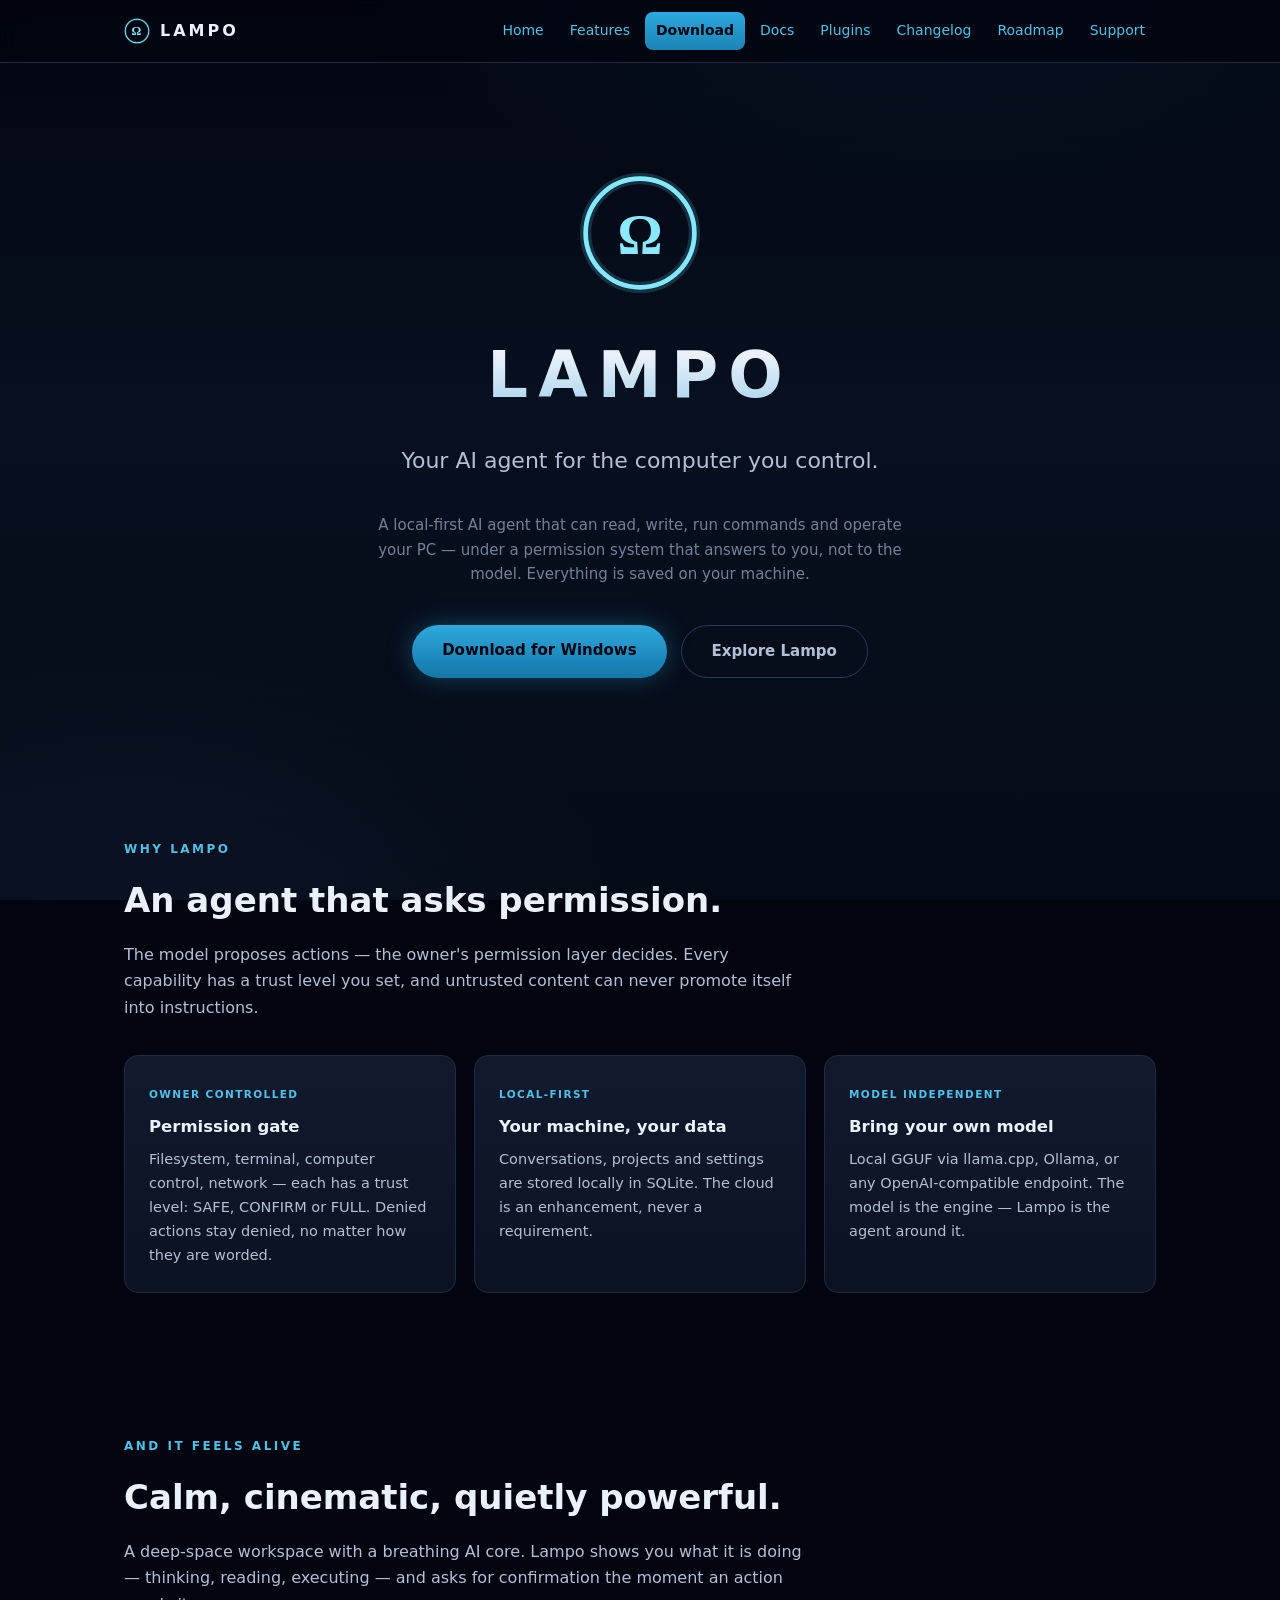
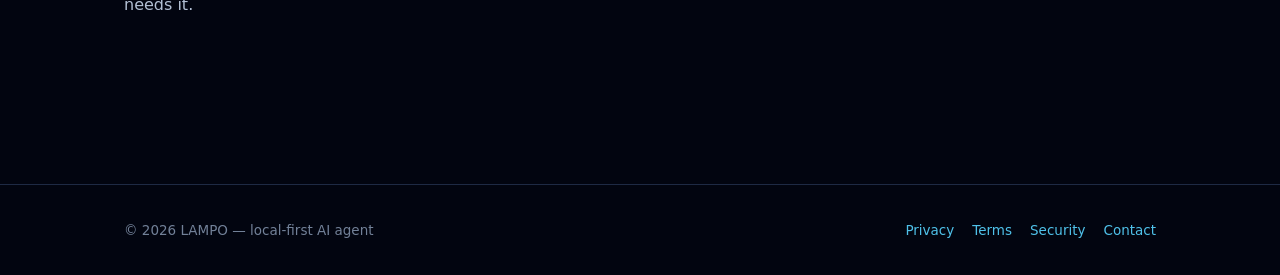
<file: index.html>
<!doctype html>
<html lang="en">
<head>
<meta charset="utf-8"/>
<meta name="viewport" content="width=device-width, initial-scale=1"/>
<title>Your AI agent for the computer you control — LAMPO</title>
<meta name="description" content="Your AI agent for the computer you control"/>
<link rel="icon" href="lampo-mark.svg" type="image/svg+xml"/>
<link rel="stylesheet" href="style.css"/>
</head>
<body>
<nav><div class="wrap">
  <a class="brand" href="index.html"><svg viewBox="0 0 64 64" fill="none" xmlns="http://www.w3.org/2000/svg">
<circle cx="32" cy="32" r="29" stroke="url(#g)" stroke-width="2.5"/>
<circle cx="32" cy="32" r="29" stroke="rgba(99,221,248,0.18)" stroke-width="6"/>
<text x="32" y="43" text-anchor="middle" font-family="Georgia,serif" font-size="30"
 font-weight="700" fill="url(#g)">Ω</text>
<defs><linearGradient id="g" x1="0" y1="0" x2="64" y2="64">
<stop stop-color="#8BEAFF"/><stop offset="1" stop-color="#2EA8DF"/></linearGradient></defs></svg> LAMPO</a>
  <div class="links"><a href="index.html" class='active'>Home</a><a href="features.html" class='active'>Features</a><a href="download.html" class='cta active'>Download</a><a href="docs.html" class='active'>Docs</a><a href="plugins.html" class='active'>Plugins</a><a href="changelog.html" class='active'>Changelog</a><a href="roadmap.html" class='active'>Roadmap</a><a href="support.html" class='active'>Support</a></div>
</div></nav>
<main>
<section class="hero"><div class="wrap">
  <div class="mark"><svg viewBox="0 0 64 64" fill="none" xmlns="http://www.w3.org/2000/svg">
<circle cx="32" cy="32" r="29" stroke="url(#g)" stroke-width="2.5"/>
<circle cx="32" cy="32" r="29" stroke="rgba(99,221,248,0.18)" stroke-width="6"/>
<text x="32" y="43" text-anchor="middle" font-family="Georgia,serif" font-size="30"
 font-weight="700" fill="url(#g)">Ω</text>
<defs><linearGradient id="g" x1="0" y1="0" x2="64" y2="64">
<stop stop-color="#8BEAFF"/><stop offset="1" stop-color="#2EA8DF"/></linearGradient></defs></svg></div>
  <h1>LAMPO</h1>
  <p class="tag">Your AI agent for the computer you control.</p>
  <p class="sub">A local-first AI agent that can read, write, run commands and
  operate your PC — under a permission system that answers to you, not to the
  model. Everything is saved on your machine.</p>
  <div class="btn-row">
    <a class="btn primary" href="download.html">Download for Windows</a>
    <a class="btn ghost" href="features.html">Explore Lampo</a>
  </div>
</div></section>

<section><div class="wrap">
  <p class="kicker">WHY LAMPO</p>
  <h2>An agent that asks permission.</h2>
  <p class="lead">The model proposes actions — the owner's permission layer
  decides. Every capability has a trust level you set, and untrusted content
  can never promote itself into instructions.</p>
  <div class="grid c3">
    <div class="card"><span class="tag">OWNER CONTROLLED</span>
      <h3>Permission gate</h3><p>Filesystem, terminal, computer control,
      network — each has a trust level: SAFE, CONFIRM or FULL. Denied actions
      stay denied, no matter how they are worded.</p></div>
    <div class="card"><span class="tag">LOCAL-FIRST</span>
      <h3>Your machine, your data</h3><p>Conversations, projects and settings
      are stored locally in SQLite. The cloud is an enhancement, never a
      requirement.</p></div>
    <div class="card"><span class="tag">MODEL INDEPENDENT</span>
      <h3>Bring your own model</h3><p>Local GGUF via llama.cpp, Ollama, or any
      OpenAI-compatible endpoint. The model is the engine — Lampo is the
      agent around it.</p></div>
  </div>
</div></section>

<section><div class="wrap">
  <p class="kicker">AND IT FEELS ALIVE</p>
  <h2>Calm, cinematic, quietly powerful.</h2>
  <p class="lead">A deep-space workspace with a breathing AI core. Lampo shows
  you what it is doing — thinking, reading, executing — and asks for
  confirmation the moment an action needs it.</p>
</div></section>
</main>
<footer><div class="wrap">
  <span>© 2026 LAMPO — local-first AI agent</span>
  <div class="links">
    <a href="privacy.html">Privacy</a><a href="terms.html">Terms</a>
    <a href="security.html">Security</a><a href="contact.html">Contact</a>
  </div>
</div></footer>
</body>
</html>
</file>
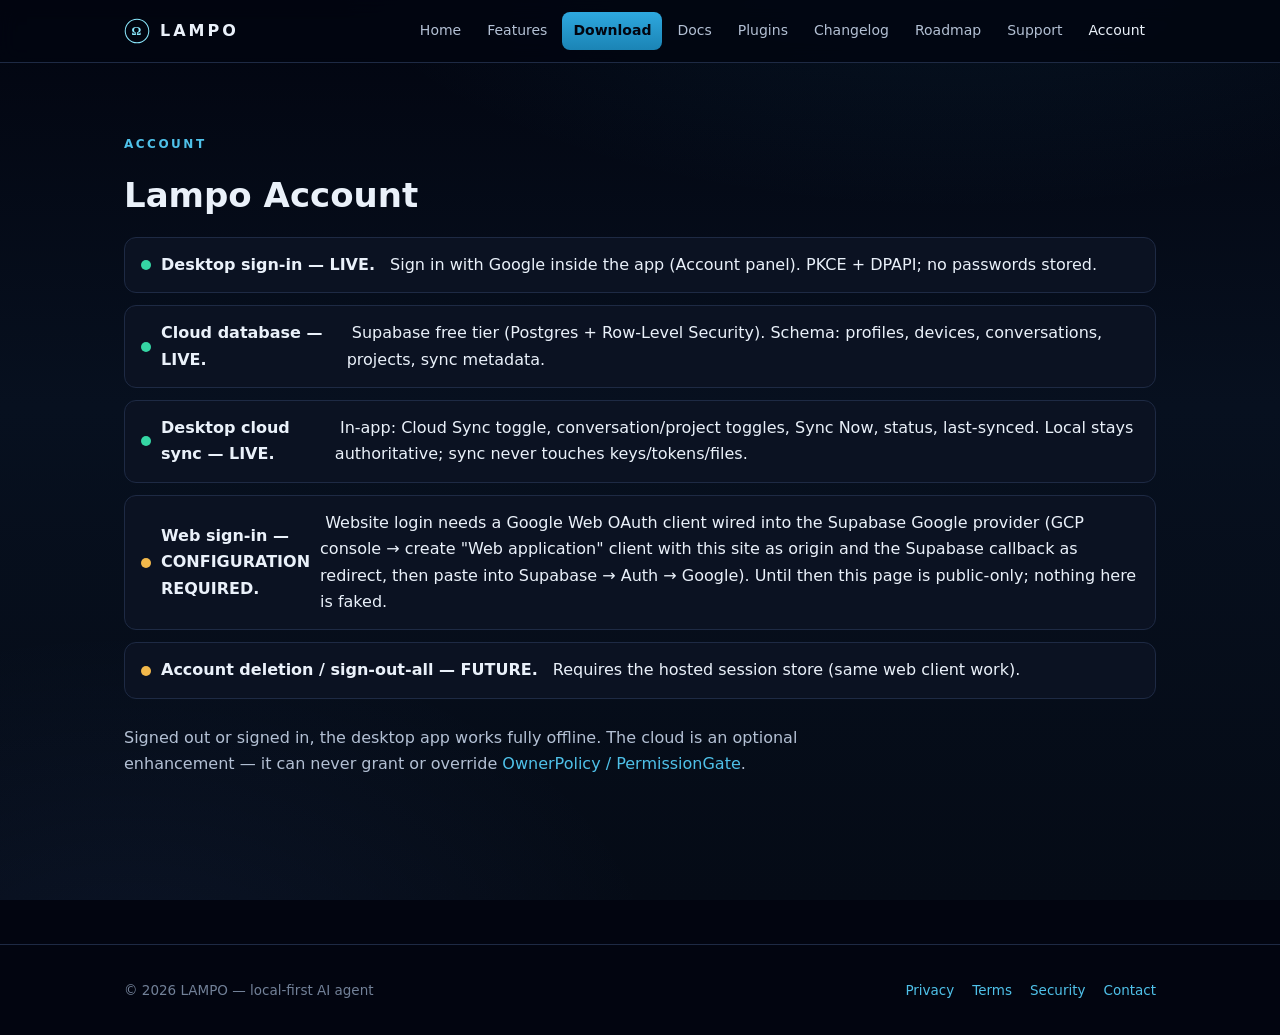
<file: account.html>
<!doctype html>
<html lang="en">
<head>
<meta charset="utf-8"/>
<meta name="viewport" content="width=device-width, initial-scale=1"/>
<title>Account — LAMPO</title>
<meta name="description" content="LAMPO account — cloud sync status and web sign-in."/>
<link rel="icon" href="lampo-mark.svg" type="image/svg+xml"/>
<link rel="stylesheet" href="style.css"/>
<style>
.state{display:flex;gap:10px;align-items:center;padding:14px 16px;border:1px solid var(--line);border-radius:12px;margin-bottom:12px;background:var(--surface)}
.dot{width:10px;height:10px;border-radius:50%;flex:none}
.g{background:#35D6A4}.y{background:#F2B84B}.r{background:#F16D78}
</style>
</head>
<body>
<nav><div class="wrap">
  <a class="brand" href="index.html"><svg viewBox="0 0 64 64" fill="none" xmlns="http://www.w3.org/2000/svg"><circle cx="32" cy="32" r="29" stroke="url(#g)" stroke-width="2.5"/><text x="32" y="43" text-anchor="middle" font-family="Georgia,serif" font-size="30" font-weight="700" fill="url(#g)">Ω</text><defs><linearGradient id="g" x1="0" y1="0" x2="64" y2="64"><stop stop-color="#8BEAFF"/><stop offset="1" stop-color="#2EA8DF"/></linearGradient></defs></svg> LAMPO</a>
  <div class="links">
    <a href="index.html">Home</a><a href="features.html">Features</a><a href="download.html" class="cta">Download</a>
    <a href="docs.html">Docs</a><a href="plugins.html">Plugins</a><a href="changelog.html">Changelog</a>
    <a href="roadmap.html">Roadmap</a><a href="support.html">Support</a><a href="account.html" style="color:var(--text)">Account</a>
  </div>
</div></nav>
<main><section><div class="wrap">
  <p class="kicker">ACCOUNT</p>
  <h2>Lampo Account</h2>

  <div class="state"><span class="dot g"></span><b>Desktop sign-in — LIVE.</b>&nbsp;Sign in with Google inside the app (Account panel). PKCE + DPAPI; no passwords stored.</div>
  <div class="state"><span class="dot g"></span><b>Cloud database — LIVE.</b>&nbsp;Supabase free tier (Postgres + Row-Level Security). Schema: profiles, devices, conversations, projects, sync metadata.</div>
  <div class="state"><span class="dot g"></span><b>Desktop cloud sync — LIVE.</b>&nbsp;In-app: Cloud Sync toggle, conversation/project toggles, Sync Now, status, last-synced. Local stays authoritative; sync never touches keys/tokens/files.</div>
  <div class="state"><span class="dot y"></span><b>Web sign-in — CONFIGURATION REQUIRED.</b>&nbsp;Website login needs a Google Web OAuth client wired into the Supabase Google provider (GCP console → create "Web application" client with this site as origin and the Supabase callback as redirect, then paste into Supabase → Auth → Google). Until then this page is public-only; nothing here is faked.</div>
  <div class="state"><span class="dot y"></span><b>Account deletion / sign-out-all — FUTURE.</b>&nbsp;Requires the hosted session store (same web client work).</div>

  <p class="lead" style="margin-top:26px">Signed out or signed in, the desktop app works fully offline. The cloud is an optional enhancement — it can never grant or override
  <a href="security.html">OwnerPolicy / PermissionGate</a>.</p>
</div></section></main>
<footer><div class="wrap">
  <span>© 2026 LAMPO — local-first AI agent</span>
  <div class="links"><a href="privacy.html">Privacy</a><a href="terms.html">Terms</a><a href="security.html">Security</a><a href="contact.html">Contact</a></div>
</div></footer>
</body>
</html>
</file>
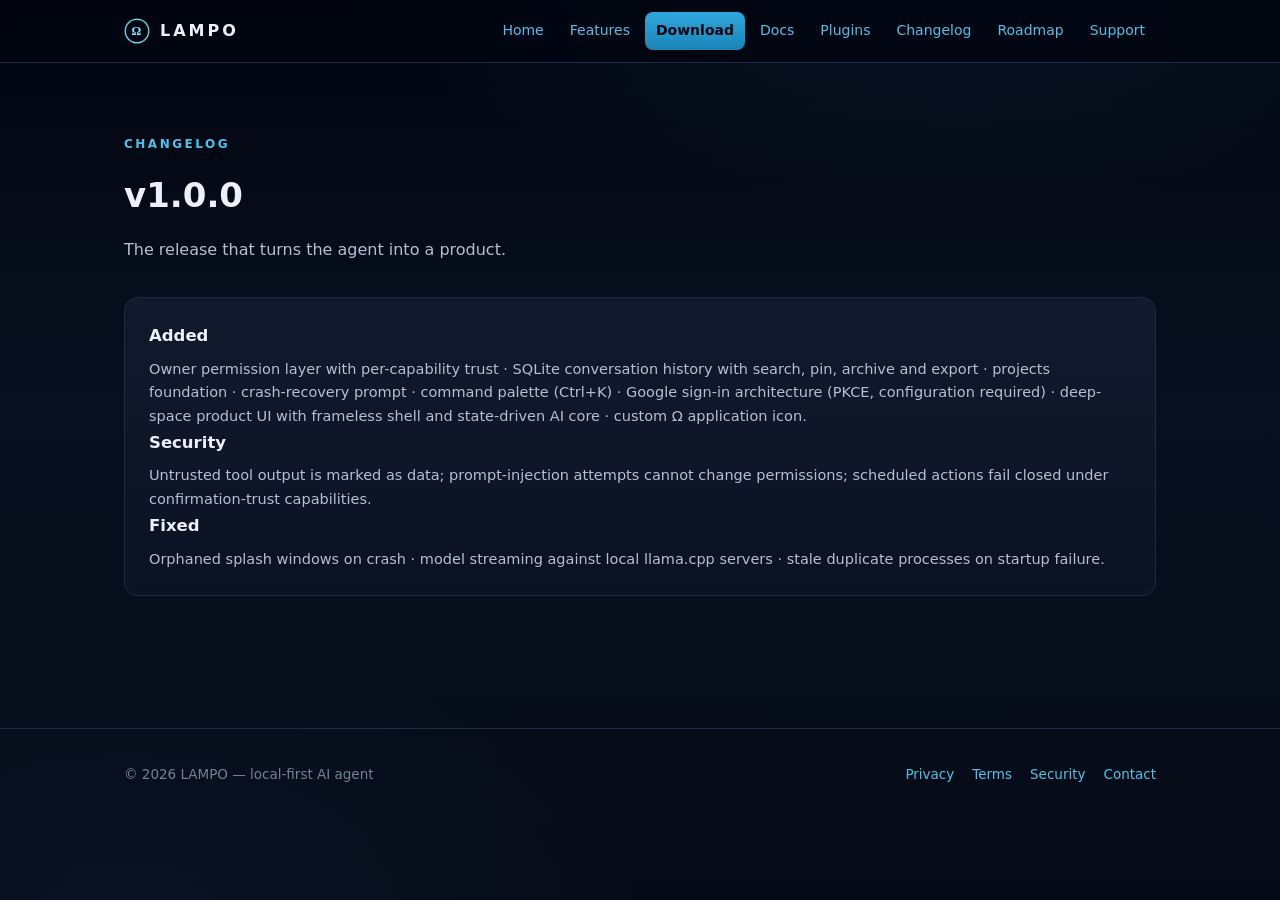
<file: changelog.html>
<!doctype html>
<html lang="en">
<head>
<meta charset="utf-8"/>
<meta name="viewport" content="width=device-width, initial-scale=1"/>
<title>Changelog — LAMPO</title>
<meta name="description" content="Changelog"/>
<link rel="icon" href="lampo-mark.svg" type="image/svg+xml"/>
<link rel="stylesheet" href="style.css"/>
</head>
<body>
<nav><div class="wrap">
  <a class="brand" href="index.html"><svg viewBox="0 0 64 64" fill="none" xmlns="http://www.w3.org/2000/svg">
<circle cx="32" cy="32" r="29" stroke="url(#g)" stroke-width="2.5"/>
<circle cx="32" cy="32" r="29" stroke="rgba(99,221,248,0.18)" stroke-width="6"/>
<text x="32" y="43" text-anchor="middle" font-family="Georgia,serif" font-size="30"
 font-weight="700" fill="url(#g)">Ω</text>
<defs><linearGradient id="g" x1="0" y1="0" x2="64" y2="64">
<stop stop-color="#8BEAFF"/><stop offset="1" stop-color="#2EA8DF"/></linearGradient></defs></svg> LAMPO</a>
  <div class="links"><a href="index.html" class='active'>Home</a><a href="features.html" class='active'>Features</a><a href="download.html" class='cta active'>Download</a><a href="docs.html" class='active'>Docs</a><a href="plugins.html" class='active'>Plugins</a><a href="changelog.html" class='active'>Changelog</a><a href="roadmap.html" class='active'>Roadmap</a><a href="support.html" class='active'>Support</a></div>
</div></nav>
<main>
<section><div class="wrap">
  <p class="kicker">CHANGELOG</p>
  <h2>v1.0.0</h2>
  <p class="lead">The release that turns the agent into a product.</p>
  <div class="card">
    <h3>Added</h3>
    <p>Owner permission layer with per-capability trust · SQLite conversation
    history with search, pin, archive and export · projects foundation ·
    crash-recovery prompt · command palette (Ctrl+K) · Google sign-in
    architecture (PKCE, configuration required) · deep-space product UI with
    frameless shell and state-driven AI core · custom Ω application icon.</p>
    <h3>Security</h3>
    <p>Untrusted tool output is marked as data; prompt-injection attempts
    cannot change permissions; scheduled actions fail closed under
    confirmation-trust capabilities.</p>
    <h3>Fixed</h3>
    <p>Orphaned splash windows on crash · model streaming against local
    llama.cpp servers · stale duplicate processes on startup failure.</p>
  </div>
</div></section>
</main>
<footer><div class="wrap">
  <span>© 2026 LAMPO — local-first AI agent</span>
  <div class="links">
    <a href="privacy.html">Privacy</a><a href="terms.html">Terms</a>
    <a href="security.html">Security</a><a href="contact.html">Contact</a>
  </div>
</div></footer>
</body>
</html>
</file>
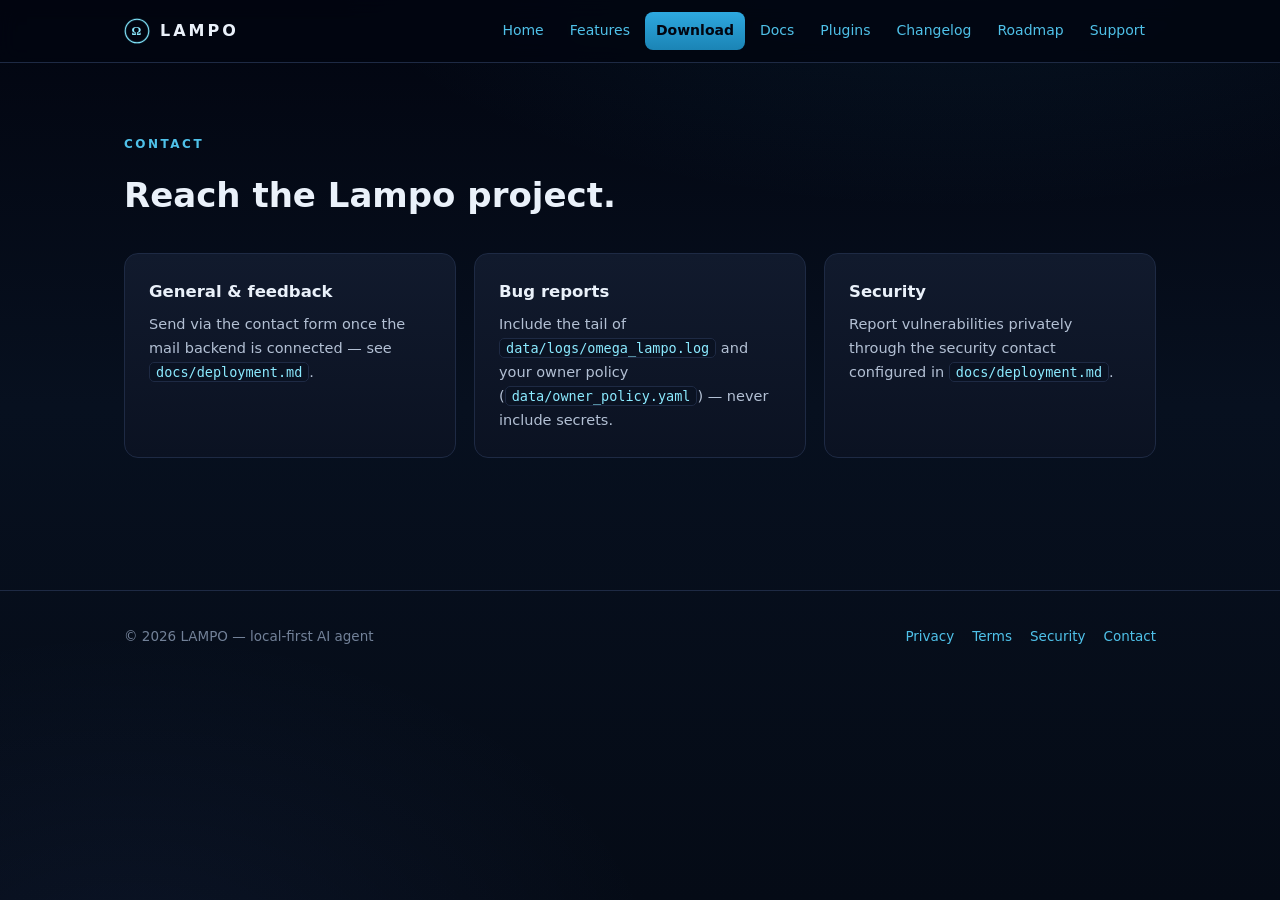
<file: contact.html>
<!doctype html>
<html lang="en">
<head>
<meta charset="utf-8"/>
<meta name="viewport" content="width=device-width, initial-scale=1"/>
<title>Contact — LAMPO</title>
<meta name="description" content="Contact"/>
<link rel="icon" href="lampo-mark.svg" type="image/svg+xml"/>
<link rel="stylesheet" href="style.css"/>
</head>
<body>
<nav><div class="wrap">
  <a class="brand" href="index.html"><svg viewBox="0 0 64 64" fill="none" xmlns="http://www.w3.org/2000/svg">
<circle cx="32" cy="32" r="29" stroke="url(#g)" stroke-width="2.5"/>
<circle cx="32" cy="32" r="29" stroke="rgba(99,221,248,0.18)" stroke-width="6"/>
<text x="32" y="43" text-anchor="middle" font-family="Georgia,serif" font-size="30"
 font-weight="700" fill="url(#g)">Ω</text>
<defs><linearGradient id="g" x1="0" y1="0" x2="64" y2="64">
<stop stop-color="#8BEAFF"/><stop offset="1" stop-color="#2EA8DF"/></linearGradient></defs></svg> LAMPO</a>
  <div class="links"><a href="index.html" class='active'>Home</a><a href="features.html" class='active'>Features</a><a href="download.html" class='cta active'>Download</a><a href="docs.html" class='active'>Docs</a><a href="plugins.html" class='active'>Plugins</a><a href="changelog.html" class='active'>Changelog</a><a href="roadmap.html" class='active'>Roadmap</a><a href="support.html" class='active'>Support</a></div>
</div></nav>
<main>
<section><div class="wrap">
  <p class="kicker">CONTACT</p>
  <h2>Reach the Lampo project.</h2>
  <div class="grid c3" style="margin-top:30px">
    <div class="card"><h3>General &amp; feedback</h3><p>Send via the contact
    form once the mail backend is connected — see
    <code>docs/deployment.md</code>.</p></div>
    <div class="card"><h3>Bug reports</h3><p>Include the tail of
    <code>data/logs/omega_lampo.log</code> and your owner policy
    (<code>data/owner_policy.yaml</code>) — never include secrets.</p></div>
    <div class="card"><h3>Security</h3><p>Report vulnerabilities privately
    through the security contact configured in
    <code>docs/deployment.md</code>.</p></div>
  </div>
</div></section>
</main>
<footer><div class="wrap">
  <span>© 2026 LAMPO — local-first AI agent</span>
  <div class="links">
    <a href="privacy.html">Privacy</a><a href="terms.html">Terms</a>
    <a href="security.html">Security</a><a href="contact.html">Contact</a>
  </div>
</div></footer>
</body>
</html>
</file>
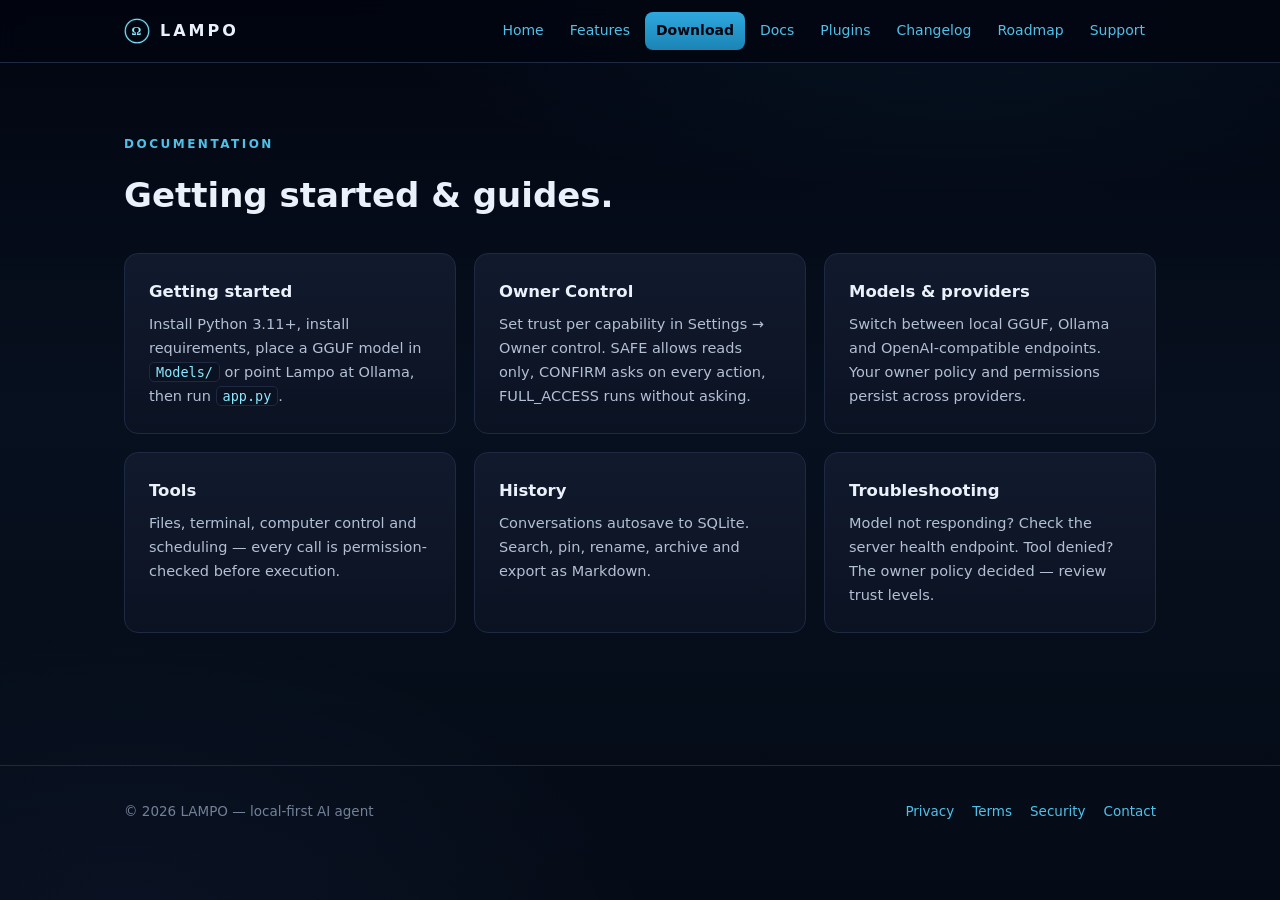
<file: docs.html>
<!doctype html>
<html lang="en">
<head>
<meta charset="utf-8"/>
<meta name="viewport" content="width=device-width, initial-scale=1"/>
<title>Documentation — LAMPO</title>
<meta name="description" content="Documentation"/>
<link rel="icon" href="lampo-mark.svg" type="image/svg+xml"/>
<link rel="stylesheet" href="style.css"/>
</head>
<body>
<nav><div class="wrap">
  <a class="brand" href="index.html"><svg viewBox="0 0 64 64" fill="none" xmlns="http://www.w3.org/2000/svg">
<circle cx="32" cy="32" r="29" stroke="url(#g)" stroke-width="2.5"/>
<circle cx="32" cy="32" r="29" stroke="rgba(99,221,248,0.18)" stroke-width="6"/>
<text x="32" y="43" text-anchor="middle" font-family="Georgia,serif" font-size="30"
 font-weight="700" fill="url(#g)">Ω</text>
<defs><linearGradient id="g" x1="0" y1="0" x2="64" y2="64">
<stop stop-color="#8BEAFF"/><stop offset="1" stop-color="#2EA8DF"/></linearGradient></defs></svg> LAMPO</a>
  <div class="links"><a href="index.html" class='active'>Home</a><a href="features.html" class='active'>Features</a><a href="download.html" class='cta active'>Download</a><a href="docs.html" class='active'>Docs</a><a href="plugins.html" class='active'>Plugins</a><a href="changelog.html" class='active'>Changelog</a><a href="roadmap.html" class='active'>Roadmap</a><a href="support.html" class='active'>Support</a></div>
</div></nav>
<main>
<section><div class="wrap">
  <p class="kicker">DOCUMENTATION</p>
  <h2>Getting started &amp; guides.</h2>
  <div class="grid c3" style="margin-top:30px">
    <div class="card"><h3>Getting started</h3><p>Install Python 3.11+, install
    requirements, place a GGUF model in <code>Models/</code> or point Lampo at
    Ollama, then run <code>app.py</code>.</p></div>
    <div class="card"><h3>Owner Control</h3><p>Set trust per capability in
    Settings → Owner control. SAFE allows reads only, CONFIRM asks on every
    action, FULL_ACCESS runs without asking.</p></div>
    <div class="card"><h3>Models &amp; providers</h3><p>Switch between local
    GGUF, Ollama and OpenAI-compatible endpoints. Your owner policy and
    permissions persist across providers.</p></div>
    <div class="card"><h3>Tools</h3><p>Files, terminal, computer control and
    scheduling — every call is permission-checked before execution.</p></div>
    <div class="card"><h3>History</h3><p>Conversations autosave to SQLite.
    Search, pin, rename, archive and export as Markdown.</p></div>
    <div class="card"><h3>Troubleshooting</h3><p>Model not responding? Check
    the server health endpoint. Tool denied? The owner policy decided —
    review trust levels.</p></div>
  </div>
</div></section>
</main>
<footer><div class="wrap">
  <span>© 2026 LAMPO — local-first AI agent</span>
  <div class="links">
    <a href="privacy.html">Privacy</a><a href="terms.html">Terms</a>
    <a href="security.html">Security</a><a href="contact.html">Contact</a>
  </div>
</div></footer>
</body>
</html>
</file>
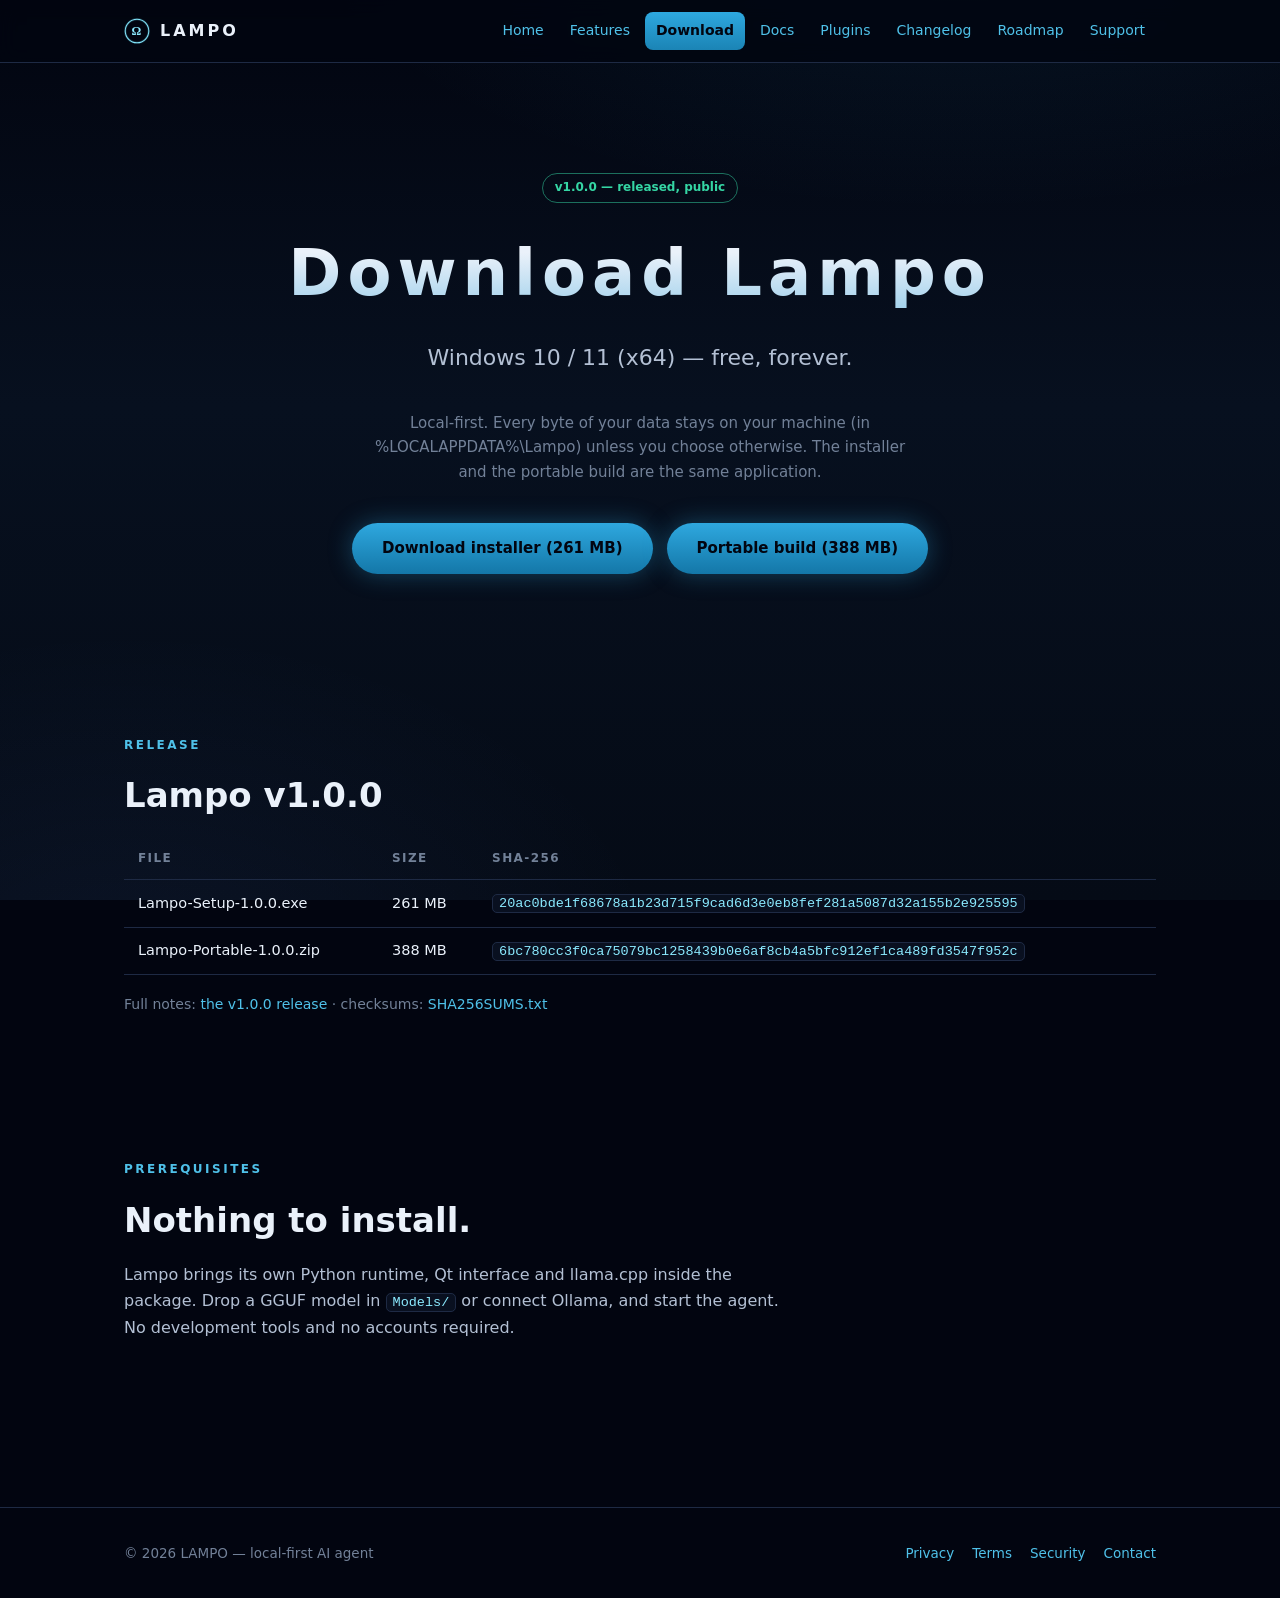
<file: download.html>
<!doctype html>
<html lang="en">
<head>
<meta charset="utf-8"/>
<meta name="viewport" content="width=device-width, initial-scale=1"/>
<title>Download — LAMPO</title>
<meta name="description" content="Download"/>
<link rel="icon" href="lampo-mark.svg" type="image/svg+xml"/>
<link rel="stylesheet" href="style.css"/>
</head>
<body>
<nav><div class="wrap">
  <a class="brand" href="index.html"><svg viewBox="0 0 64 64" fill="none" xmlns="http://www.w3.org/2000/svg">
<circle cx="32" cy="32" r="29" stroke="url(#g)" stroke-width="2.5"/>
<circle cx="32" cy="32" r="29" stroke="rgba(99,221,248,0.18)" stroke-width="6"/>
<text x="32" y="43" text-anchor="middle" font-family="Georgia,serif" font-size="30"
 font-weight="700" fill="url(#g)">Ω</text>
<defs><linearGradient id="g" x1="0" y1="0" x2="64" y2="64">
<stop stop-color="#8BEAFF"/><stop offset="1" stop-color="#2EA8DF"/></linearGradient></defs></svg> LAMPO</a>
  <div class="links"><a href="index.html" class='active'>Home</a><a href="features.html" class='active'>Features</a><a href="download.html" class='cta active'>Download</a><a href="docs.html" class='active'>Docs</a><a href="plugins.html" class='active'>Plugins</a><a href="changelog.html" class='active'>Changelog</a><a href="roadmap.html" class='active'>Roadmap</a><a href="support.html" class='active'>Support</a></div>
</div></nav>
<main>
<section class="hero"><div class="wrap">
  <span class="badge ok">v1.0.0 — released, public</span>
  <h1 style="letter-spacing:6px;">Download Lampo</h1>
  <p class="tag" style="margin-top:14px">Windows 10 / 11 (x64) — free, forever.</p>
  <p class="sub">Local-first. Every byte of your data stays on your machine
  (in %LOCALAPPDATA%\Lampo) unless you choose otherwise. The installer and
  the portable build are the same application.</p>
  <div class="btn-row">
    <a class="btn primary" href="https://github.com/omegathor3-afk/lampo/releases/download/v1.0.0/Lampo-Setup-1.0.0.exe">Download installer (261 MB)</a>
    <a class="btn primary" style="background:linear-gradient(180deg,#2EA8DF,#1477A8)" href="https://github.com/omegathor3-afk/lampo/releases/download/v1.0.0/Lampo-Portable-1.0.0.zip">Portable build (388 MB)</a>
  </div>
</div></section>

<section><div class="wrap">
  <p class="kicker">RELEASE</p>
  <h2>Lampo v1.0.0</h2>
  <table>
    <tr><th>File</th><th>Size</th><th>SHA-256</th></tr>
    <tr><td>Lampo-Setup-1.0.0.exe</td><td>261 MB</td><td><code>20ac0bde1f68678a1b23d715f9cad6d3e0eb8fef281a5087d32a155b2e925595</code></td></tr>
    <tr><td>Lampo-Portable-1.0.0.zip</td><td>388 MB</td><td><code>6bc780cc3f0ca75079bc1258439b0e6af8cb4a5bfc912ef1ca489fd3547f952c</code></td></tr>
  </table>
  <p style="margin-top:18px;color:var(--muted);font-size:14px">
    Full notes: <a href="https://github.com/omegathor3-afk/lampo/releases/tag/v1.0.0">the v1.0.0 release</a> ·
    checksums: <a href="https://github.com/omegathor3-afk/lampo/releases/download/v1.0.0/SHA256SUMS.txt">SHA256SUMS.txt</a>
  </p>
</div></section>

<section><div class="wrap">
  <p class="kicker">PREREQUISITES</p>
  <h2>Nothing to install.</h2>
  <p class="lead">Lampo brings its own Python runtime, Qt interface and
  llama.cpp inside the package. Drop a GGUF model in
  <code>Models/</code> or connect Ollama, and start the agent. No development
  tools and no accounts required.</p>
</div></section>
</main>
<footer><div class="wrap">
  <span>© 2026 LAMPO — local-first AI agent</span>
  <div class="links">
    <a href="privacy.html">Privacy</a><a href="terms.html">Terms</a>
    <a href="security.html">Security</a><a href="contact.html">Contact</a>
  </div>
</div></footer>
</body>
</html>
</file>
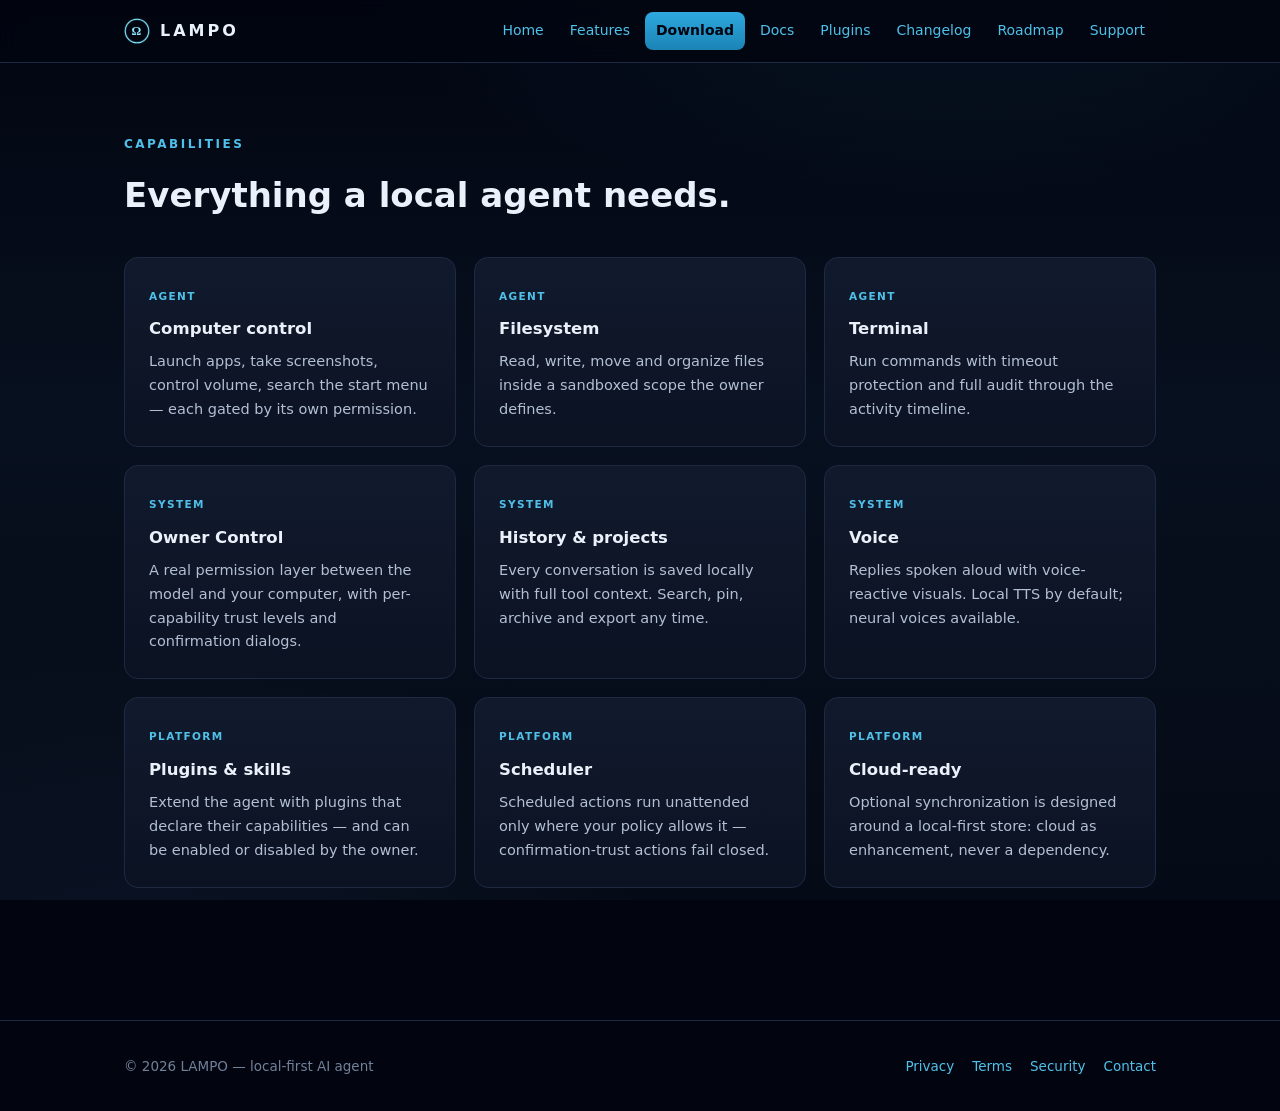
<file: features.html>
<!doctype html>
<html lang="en">
<head>
<meta charset="utf-8"/>
<meta name="viewport" content="width=device-width, initial-scale=1"/>
<title>Features — LAMPO</title>
<meta name="description" content="Features"/>
<link rel="icon" href="lampo-mark.svg" type="image/svg+xml"/>
<link rel="stylesheet" href="style.css"/>
</head>
<body>
<nav><div class="wrap">
  <a class="brand" href="index.html"><svg viewBox="0 0 64 64" fill="none" xmlns="http://www.w3.org/2000/svg">
<circle cx="32" cy="32" r="29" stroke="url(#g)" stroke-width="2.5"/>
<circle cx="32" cy="32" r="29" stroke="rgba(99,221,248,0.18)" stroke-width="6"/>
<text x="32" y="43" text-anchor="middle" font-family="Georgia,serif" font-size="30"
 font-weight="700" fill="url(#g)">Ω</text>
<defs><linearGradient id="g" x1="0" y1="0" x2="64" y2="64">
<stop stop-color="#8BEAFF"/><stop offset="1" stop-color="#2EA8DF"/></linearGradient></defs></svg> LAMPO</a>
  <div class="links"><a href="index.html" class='active'>Home</a><a href="features.html" class='active'>Features</a><a href="download.html" class='cta active'>Download</a><a href="docs.html" class='active'>Docs</a><a href="plugins.html" class='active'>Plugins</a><a href="changelog.html" class='active'>Changelog</a><a href="roadmap.html" class='active'>Roadmap</a><a href="support.html" class='active'>Support</a></div>
</div></nav>
<main>
<section><div class="wrap">
  <p class="kicker">CAPABILITIES</p>
  <h2>Everything a local agent needs.</h2>
  <div class="grid c3" style="margin-top:34px">
    <div class="card"><span class="tag">AGENT</span><h3>Computer control</h3>
      <p>Launch apps, take screenshots, control volume, search the start menu
      — each gated by its own permission.</p></div>
    <div class="card"><span class="tag">AGENT</span><h3>Filesystem</h3>
      <p>Read, write, move and organize files inside a sandboxed scope the
      owner defines.</p></div>
    <div class="card"><span class="tag">AGENT</span><h3>Terminal</h3>
      <p>Run commands with timeout protection and full audit through the
      activity timeline.</p></div>
    <div class="card"><span class="tag">SYSTEM</span><h3>Owner Control</h3>
      <p>A real permission layer between the model and your computer, with
      per-capability trust levels and confirmation dialogs.</p></div>
    <div class="card"><span class="tag">SYSTEM</span><h3>History &amp; projects</h3>
      <p>Every conversation is saved locally with full tool context. Search,
      pin, archive and export any time.</p></div>
    <div class="card"><span class="tag">SYSTEM</span><h3>Voice</h3>
      <p>Replies spoken aloud with voice-reactive visuals. Local TTS by
      default; neural voices available.</p></div>
    <div class="card"><span class="tag">PLATFORM</span><h3>Plugins &amp; skills</h3>
      <p>Extend the agent with plugins that declare their capabilities — and
      can be enabled or disabled by the owner.</p></div>
    <div class="card"><span class="tag">PLATFORM</span><h3>Scheduler</h3>
      <p>Scheduled actions run unattended only where your policy allows it —
      confirmation-trust actions fail closed.</p></div>
    <div class="card"><span class="tag">PLATFORM</span><h3>Cloud-ready</h3>
      <p>Optional synchronization is designed around a local-first store:
      cloud as enhancement, never a dependency.</p></div>
  </div>
</div></section>
</main>
<footer><div class="wrap">
  <span>© 2026 LAMPO — local-first AI agent</span>
  <div class="links">
    <a href="privacy.html">Privacy</a><a href="terms.html">Terms</a>
    <a href="security.html">Security</a><a href="contact.html">Contact</a>
  </div>
</div></footer>
</body>
</html>
</file>
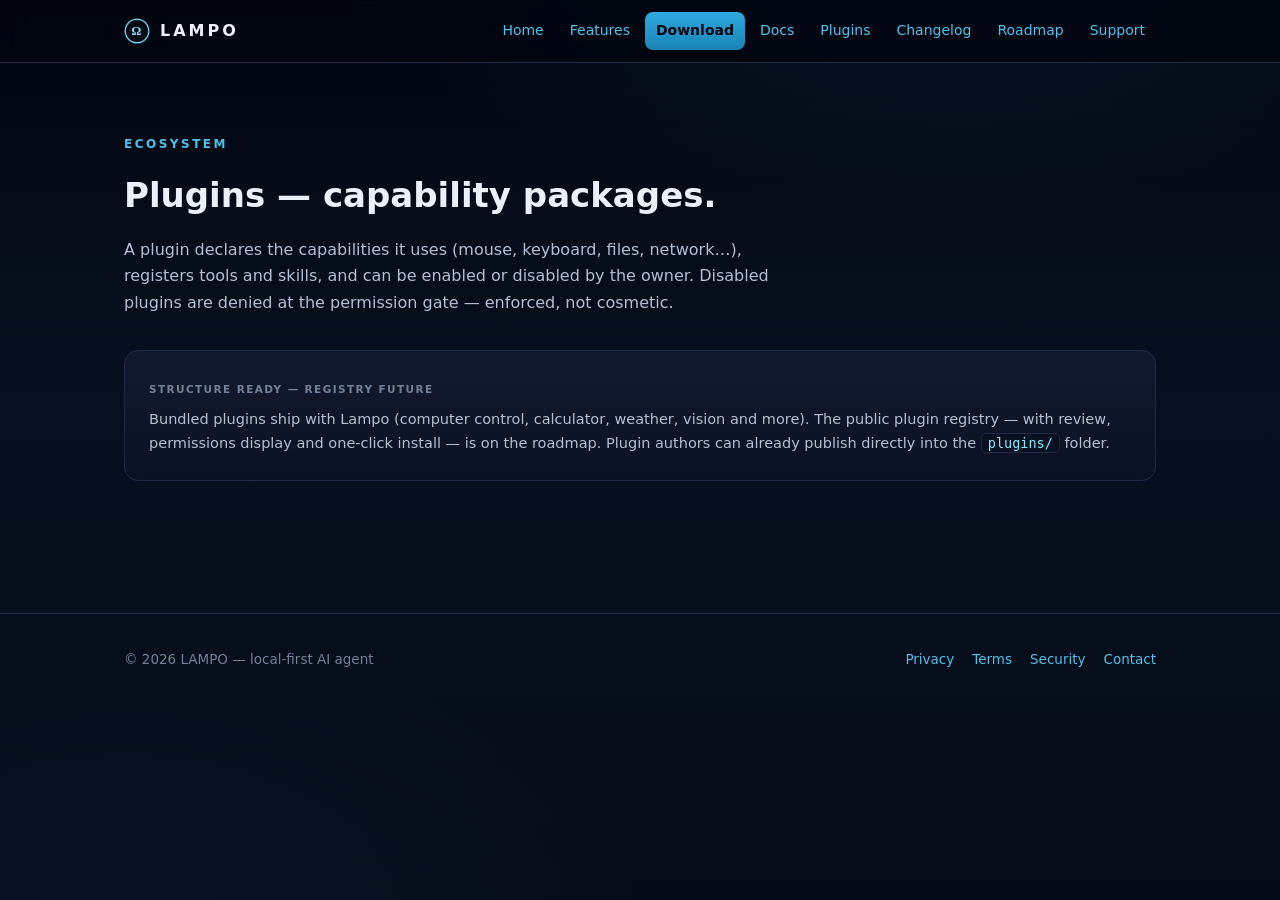
<file: plugins.html>
<!doctype html>
<html lang="en">
<head>
<meta charset="utf-8"/>
<meta name="viewport" content="width=device-width, initial-scale=1"/>
<title>Plugins — LAMPO</title>
<meta name="description" content="Plugins"/>
<link rel="icon" href="lampo-mark.svg" type="image/svg+xml"/>
<link rel="stylesheet" href="style.css"/>
</head>
<body>
<nav><div class="wrap">
  <a class="brand" href="index.html"><svg viewBox="0 0 64 64" fill="none" xmlns="http://www.w3.org/2000/svg">
<circle cx="32" cy="32" r="29" stroke="url(#g)" stroke-width="2.5"/>
<circle cx="32" cy="32" r="29" stroke="rgba(99,221,248,0.18)" stroke-width="6"/>
<text x="32" y="43" text-anchor="middle" font-family="Georgia,serif" font-size="30"
 font-weight="700" fill="url(#g)">Ω</text>
<defs><linearGradient id="g" x1="0" y1="0" x2="64" y2="64">
<stop stop-color="#8BEAFF"/><stop offset="1" stop-color="#2EA8DF"/></linearGradient></defs></svg> LAMPO</a>
  <div class="links"><a href="index.html" class='active'>Home</a><a href="features.html" class='active'>Features</a><a href="download.html" class='cta active'>Download</a><a href="docs.html" class='active'>Docs</a><a href="plugins.html" class='active'>Plugins</a><a href="changelog.html" class='active'>Changelog</a><a href="roadmap.html" class='active'>Roadmap</a><a href="support.html" class='active'>Support</a></div>
</div></nav>
<main>
<section><div class="wrap">
  <p class="kicker">ECOSYSTEM</p>
  <h2>Plugins — capability packages.</h2>
  <p class="lead">A plugin declares the capabilities it uses (mouse, keyboard,
  files, network…), registers tools and skills, and can be enabled or
  disabled by the owner. Disabled plugins are denied at the permission gate —
  enforced, not cosmetic.</p>
  <div class="card" style="margin-top:10px">
    <span class="tag mute">STRUCTURE READY — REGISTRY FUTURE</span>
    <p>Bundled plugins ship with Lampo (computer control, calculator, weather,
    vision and more). The public plugin registry — with review, permissions
    display and one-click install — is on the roadmap. Plugin authors can
    already publish directly into the <code>plugins/</code> folder.</p>
  </div>
</div></section>
</main>
<footer><div class="wrap">
  <span>© 2026 LAMPO — local-first AI agent</span>
  <div class="links">
    <a href="privacy.html">Privacy</a><a href="terms.html">Terms</a>
    <a href="security.html">Security</a><a href="contact.html">Contact</a>
  </div>
</div></footer>
</body>
</html>
</file>
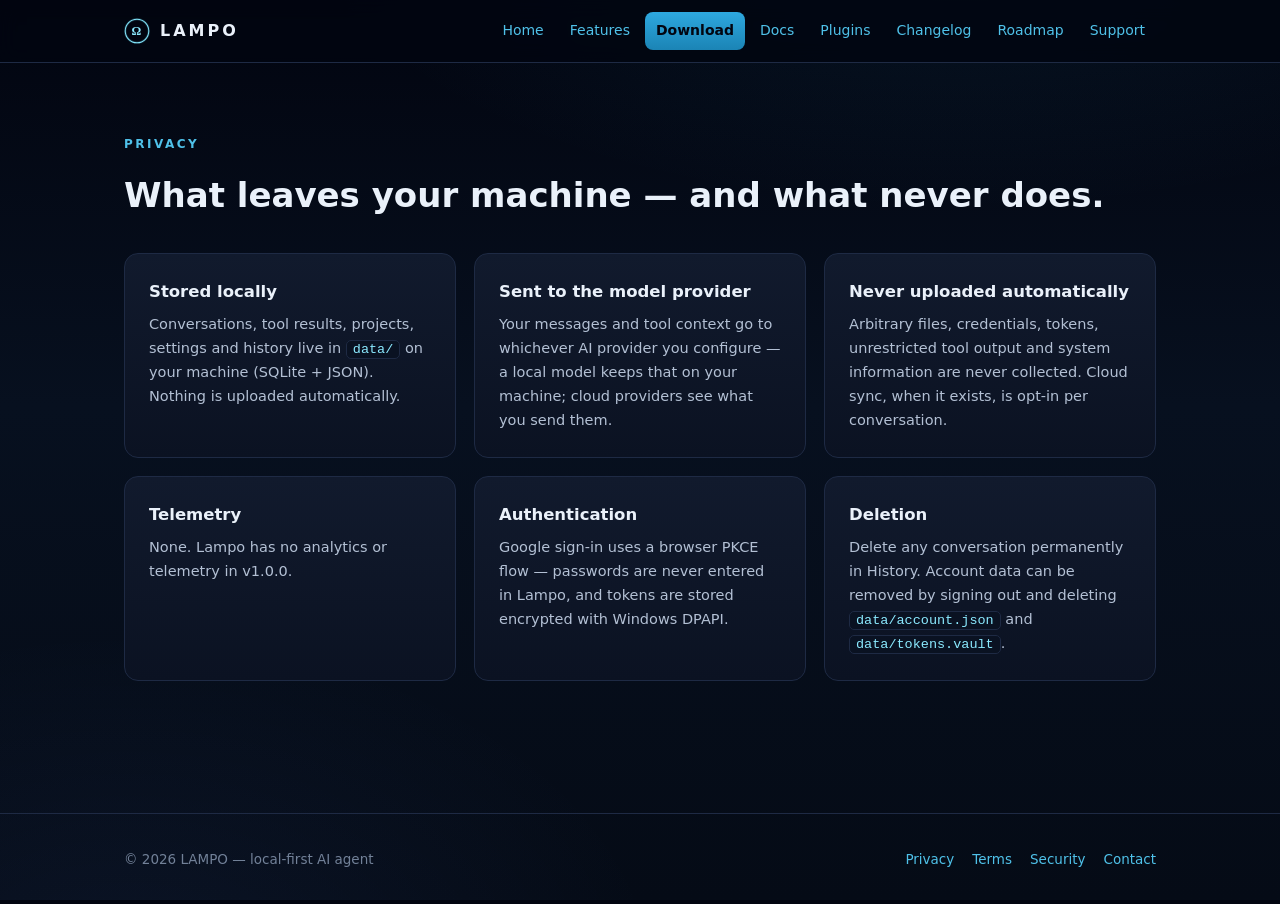
<file: privacy.html>
<!doctype html>
<html lang="en">
<head>
<meta charset="utf-8"/>
<meta name="viewport" content="width=device-width, initial-scale=1"/>
<title>Privacy — LAMPO</title>
<meta name="description" content="Privacy"/>
<link rel="icon" href="lampo-mark.svg" type="image/svg+xml"/>
<link rel="stylesheet" href="style.css"/>
</head>
<body>
<nav><div class="wrap">
  <a class="brand" href="index.html"><svg viewBox="0 0 64 64" fill="none" xmlns="http://www.w3.org/2000/svg">
<circle cx="32" cy="32" r="29" stroke="url(#g)" stroke-width="2.5"/>
<circle cx="32" cy="32" r="29" stroke="rgba(99,221,248,0.18)" stroke-width="6"/>
<text x="32" y="43" text-anchor="middle" font-family="Georgia,serif" font-size="30"
 font-weight="700" fill="url(#g)">Ω</text>
<defs><linearGradient id="g" x1="0" y1="0" x2="64" y2="64">
<stop stop-color="#8BEAFF"/><stop offset="1" stop-color="#2EA8DF"/></linearGradient></defs></svg> LAMPO</a>
  <div class="links"><a href="index.html" class='active'>Home</a><a href="features.html" class='active'>Features</a><a href="download.html" class='cta active'>Download</a><a href="docs.html" class='active'>Docs</a><a href="plugins.html" class='active'>Plugins</a><a href="changelog.html" class='active'>Changelog</a><a href="roadmap.html" class='active'>Roadmap</a><a href="support.html" class='active'>Support</a></div>
</div></nav>
<main>
<section><div class="wrap">
  <p class="kicker">PRIVACY</p>
  <h2>What leaves your machine — and what never does.</h2>
  <div class="grid c3" style="margin-top:30px">
    <div class="card"><h3>Stored locally</h3><p>Conversations, tool results,
    projects, settings and history live in <code>data/</code> on your machine
    (SQLite + JSON). Nothing is uploaded automatically.</p></div>
    <div class="card"><h3>Sent to the model provider</h3><p>Your messages and
    tool context go to whichever AI provider you configure — a local model
    keeps that on your machine; cloud providers see what you send them.</p></div>
    <div class="card"><h3>Never uploaded automatically</h3><p>Arbitrary files,
    credentials, tokens, unrestricted tool output and system information are
    never collected. Cloud sync, when it exists, is opt-in per conversation.</p></div>
    <div class="card"><h3>Telemetry</h3><p>None. Lampo has no analytics or
    telemetry in v1.0.0.</p></div>
    <div class="card"><h3>Authentication</h3><p>Google sign-in uses a browser
    PKCE flow — passwords are never entered in Lampo, and tokens are stored
    encrypted with Windows DPAPI.</p></div>
    <div class="card"><h3>Deletion</h3><p>Delete any conversation permanently
    in History. Account data can be removed by signing out and deleting
    <code>data/account.json</code> and <code>data/tokens.vault</code>.</p></div>
  </div>
</div></section>
</main>
<footer><div class="wrap">
  <span>© 2026 LAMPO — local-first AI agent</span>
  <div class="links">
    <a href="privacy.html">Privacy</a><a href="terms.html">Terms</a>
    <a href="security.html">Security</a><a href="contact.html">Contact</a>
  </div>
</div></footer>
</body>
</html>
</file>
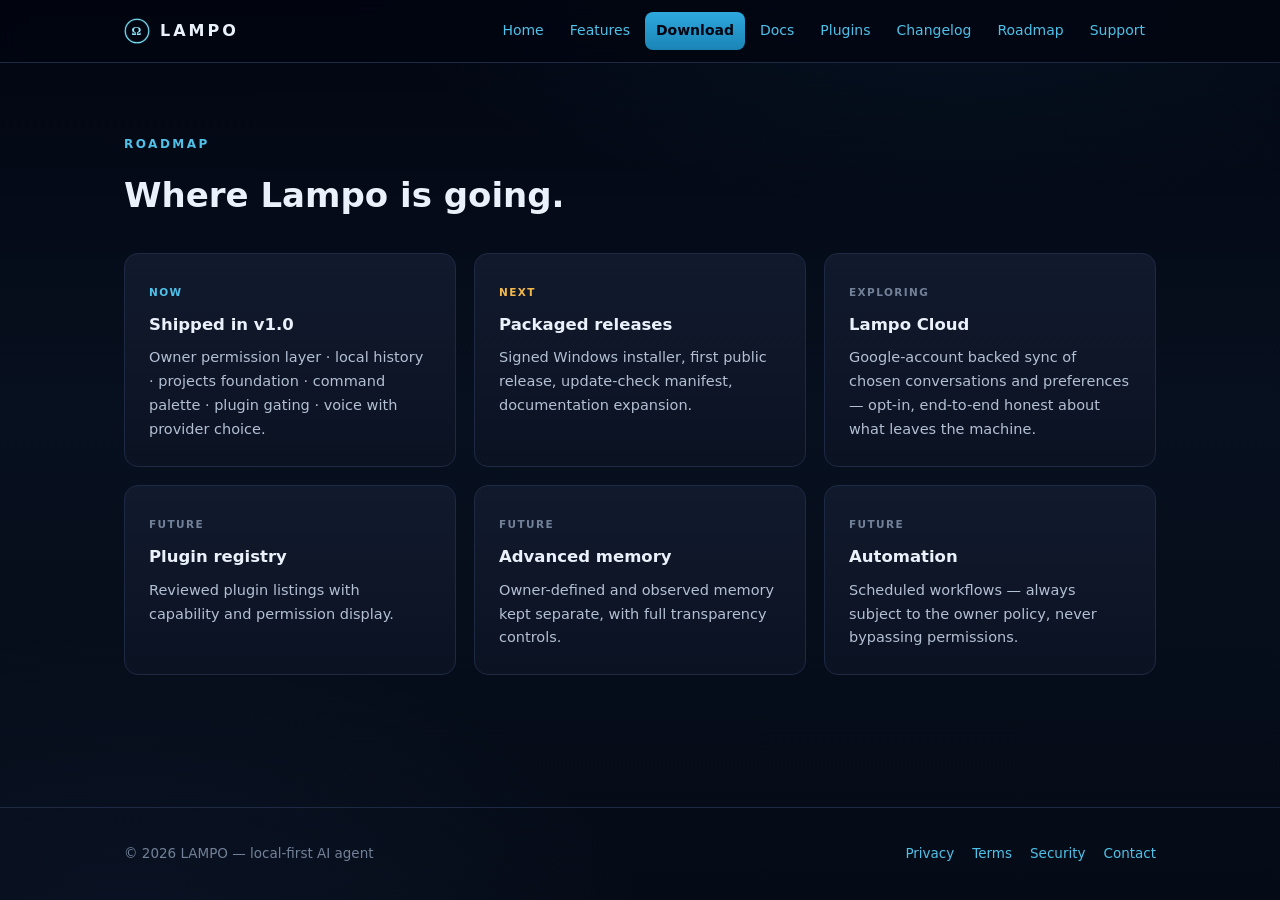
<file: roadmap.html>
<!doctype html>
<html lang="en">
<head>
<meta charset="utf-8"/>
<meta name="viewport" content="width=device-width, initial-scale=1"/>
<title>Roadmap — LAMPO</title>
<meta name="description" content="Roadmap"/>
<link rel="icon" href="lampo-mark.svg" type="image/svg+xml"/>
<link rel="stylesheet" href="style.css"/>
</head>
<body>
<nav><div class="wrap">
  <a class="brand" href="index.html"><svg viewBox="0 0 64 64" fill="none" xmlns="http://www.w3.org/2000/svg">
<circle cx="32" cy="32" r="29" stroke="url(#g)" stroke-width="2.5"/>
<circle cx="32" cy="32" r="29" stroke="rgba(99,221,248,0.18)" stroke-width="6"/>
<text x="32" y="43" text-anchor="middle" font-family="Georgia,serif" font-size="30"
 font-weight="700" fill="url(#g)">Ω</text>
<defs><linearGradient id="g" x1="0" y1="0" x2="64" y2="64">
<stop stop-color="#8BEAFF"/><stop offset="1" stop-color="#2EA8DF"/></linearGradient></defs></svg> LAMPO</a>
  <div class="links"><a href="index.html" class='active'>Home</a><a href="features.html" class='active'>Features</a><a href="download.html" class='cta active'>Download</a><a href="docs.html" class='active'>Docs</a><a href="plugins.html" class='active'>Plugins</a><a href="changelog.html" class='active'>Changelog</a><a href="roadmap.html" class='active'>Roadmap</a><a href="support.html" class='active'>Support</a></div>
</div></nav>
<main>
<section><div class="wrap">
  <p class="kicker">ROADMAP</p>
  <h2>Where Lampo is going.</h2>
  <div class="grid c3" style="margin-top:30px">
    <div class="card"><span class="tag">NOW</span><h3>Shipped in v1.0</h3>
      <p>Owner permission layer · local history · projects foundation ·
      command palette · plugin gating · voice with provider choice.</p></div>
    <div class="card"><span class="tag warn">NEXT</span><h3>Packaged releases</h3>
      <p>Signed Windows installer, first public release, update-check
      manifest, documentation expansion.</p></div>
    <div class="card"><span class="tag mute">EXPLORING</span><h3>Lampo Cloud</h3>
      <p>Google-account backed sync of chosen conversations and preferences —
      opt-in, end-to-end honest about what leaves the machine.</p></div>
    <div class="card"><span class="tag mute">FUTURE</span><h3>Plugin registry</h3>
      <p>Reviewed plugin listings with capability and permission display.</p></div>
    <div class="card"><span class="tag mute">FUTURE</span><h3>Advanced memory</h3>
      <p>Owner-defined and observed memory kept separate, with full
      transparency controls.</p></div>
    <div class="card"><span class="tag mute">FUTURE</span><h3>Automation</h3>
      <p>Scheduled workflows — always subject to the owner policy, never
      bypassing permissions.</p></div>
  </div>
</div></section>
</main>
<footer><div class="wrap">
  <span>© 2026 LAMPO — local-first AI agent</span>
  <div class="links">
    <a href="privacy.html">Privacy</a><a href="terms.html">Terms</a>
    <a href="security.html">Security</a><a href="contact.html">Contact</a>
  </div>
</div></footer>
</body>
</html>
</file>
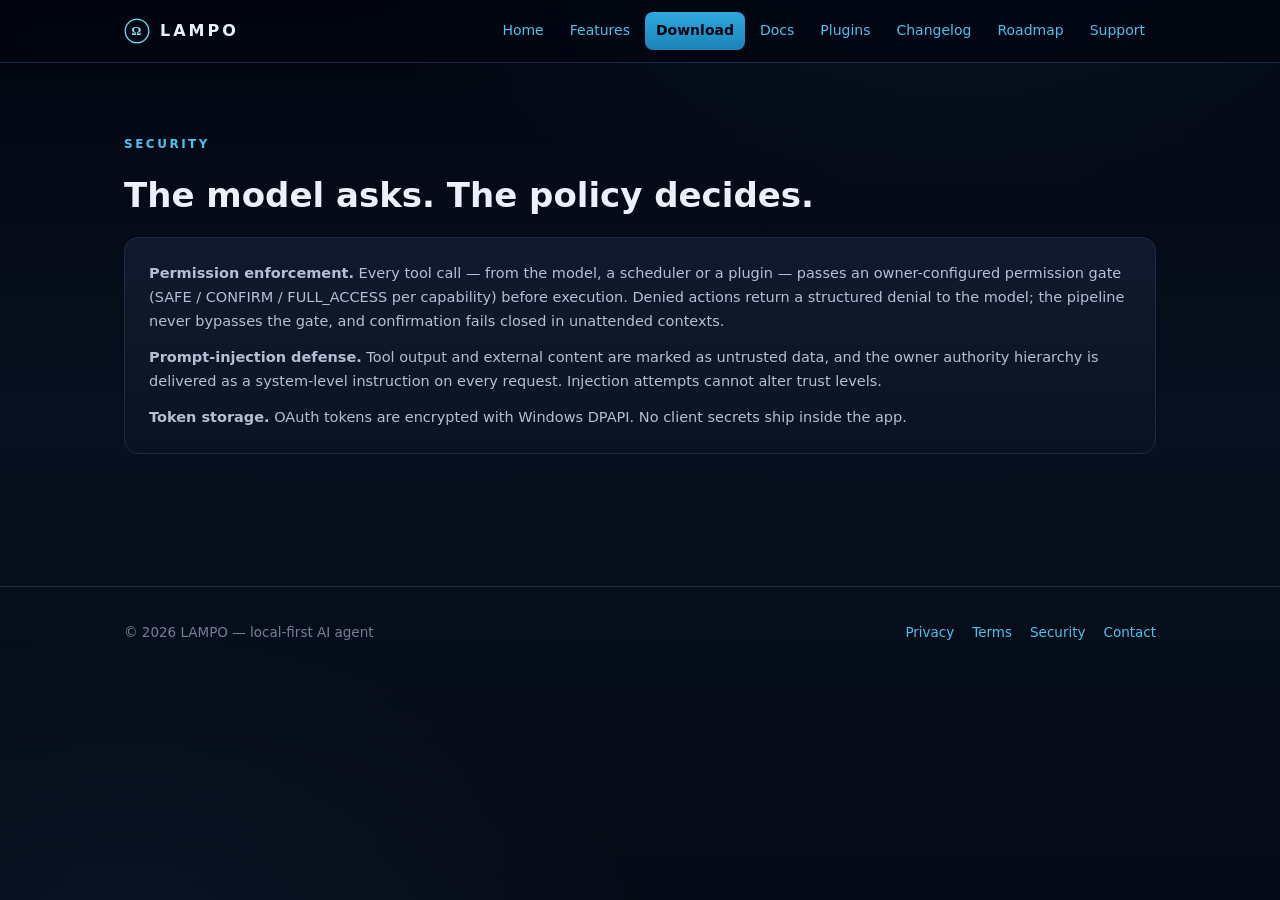
<file: security.html>
<!doctype html>
<html lang="en">
<head>
<meta charset="utf-8"/>
<meta name="viewport" content="width=device-width, initial-scale=1"/>
<title>Security — LAMPO</title>
<meta name="description" content="Security"/>
<link rel="icon" href="lampo-mark.svg" type="image/svg+xml"/>
<link rel="stylesheet" href="style.css"/>
</head>
<body>
<nav><div class="wrap">
  <a class="brand" href="index.html"><svg viewBox="0 0 64 64" fill="none" xmlns="http://www.w3.org/2000/svg">
<circle cx="32" cy="32" r="29" stroke="url(#g)" stroke-width="2.5"/>
<circle cx="32" cy="32" r="29" stroke="rgba(99,221,248,0.18)" stroke-width="6"/>
<text x="32" y="43" text-anchor="middle" font-family="Georgia,serif" font-size="30"
 font-weight="700" fill="url(#g)">Ω</text>
<defs><linearGradient id="g" x1="0" y1="0" x2="64" y2="64">
<stop stop-color="#8BEAFF"/><stop offset="1" stop-color="#2EA8DF"/></linearGradient></defs></svg> LAMPO</a>
  <div class="links"><a href="index.html" class='active'>Home</a><a href="features.html" class='active'>Features</a><a href="download.html" class='cta active'>Download</a><a href="docs.html" class='active'>Docs</a><a href="plugins.html" class='active'>Plugins</a><a href="changelog.html" class='active'>Changelog</a><a href="roadmap.html" class='active'>Roadmap</a><a href="support.html" class='active'>Support</a></div>
</div></nav>
<main>
<section><div class="wrap">
  <p class="kicker">SECURITY</p>
  <h2>The model asks. The policy decides.</h2>
  <div class="card" style="margin-top:10px">
    <p><b>Permission enforcement.</b> Every tool call — from the model, a
    scheduler or a plugin — passes an owner-configured permission gate
    (SAFE / CONFIRM / FULL_ACCESS per capability) before execution. Denied
    actions return a structured denial to the model; the pipeline never
    bypasses the gate, and confirmation fails closed in unattended
    contexts.</p>
    <p style="margin-top:12px"><b>Prompt-injection defense.</b> Tool output
    and external content are marked as untrusted data, and the owner
    authority hierarchy is delivered as a system-level instruction on every
    request. Injection attempts cannot alter trust levels.</p>
    <p style="margin-top:12px"><b>Token storage.</b> OAuth tokens are
    encrypted with Windows DPAPI. No client secrets ship inside the app.</p>
  </div>
</div></section>
</main>
<footer><div class="wrap">
  <span>© 2026 LAMPO — local-first AI agent</span>
  <div class="links">
    <a href="privacy.html">Privacy</a><a href="terms.html">Terms</a>
    <a href="security.html">Security</a><a href="contact.html">Contact</a>
  </div>
</div></footer>
</body>
</html>
</file>
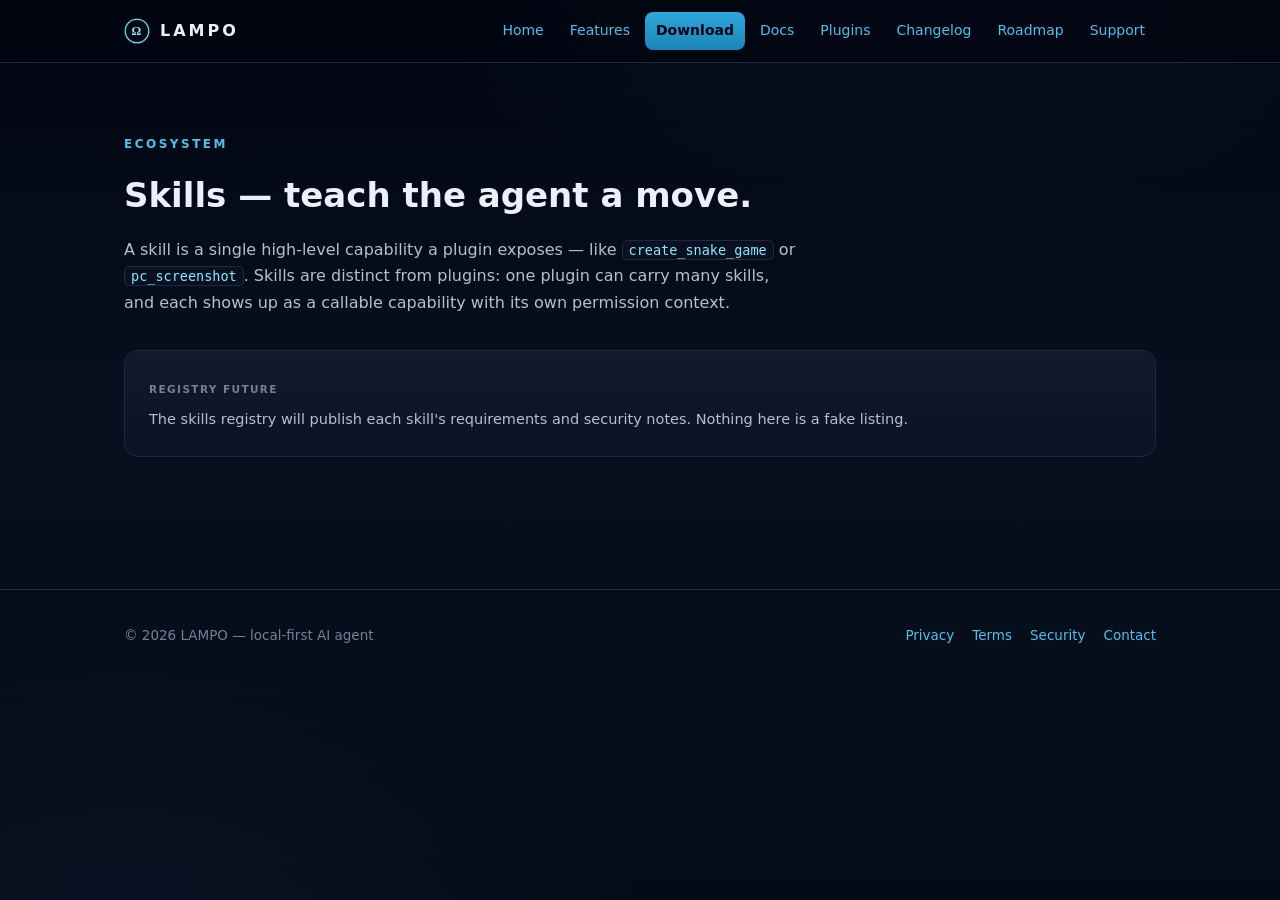
<file: skills.html>
<!doctype html>
<html lang="en">
<head>
<meta charset="utf-8"/>
<meta name="viewport" content="width=device-width, initial-scale=1"/>
<title>Skills — LAMPO</title>
<meta name="description" content="Skills"/>
<link rel="icon" href="lampo-mark.svg" type="image/svg+xml"/>
<link rel="stylesheet" href="style.css"/>
</head>
<body>
<nav><div class="wrap">
  <a class="brand" href="index.html"><svg viewBox="0 0 64 64" fill="none" xmlns="http://www.w3.org/2000/svg">
<circle cx="32" cy="32" r="29" stroke="url(#g)" stroke-width="2.5"/>
<circle cx="32" cy="32" r="29" stroke="rgba(99,221,248,0.18)" stroke-width="6"/>
<text x="32" y="43" text-anchor="middle" font-family="Georgia,serif" font-size="30"
 font-weight="700" fill="url(#g)">Ω</text>
<defs><linearGradient id="g" x1="0" y1="0" x2="64" y2="64">
<stop stop-color="#8BEAFF"/><stop offset="1" stop-color="#2EA8DF"/></linearGradient></defs></svg> LAMPO</a>
  <div class="links"><a href="index.html" class='active'>Home</a><a href="features.html" class='active'>Features</a><a href="download.html" class='cta active'>Download</a><a href="docs.html" class='active'>Docs</a><a href="plugins.html" class='active'>Plugins</a><a href="changelog.html" class='active'>Changelog</a><a href="roadmap.html" class='active'>Roadmap</a><a href="support.html" class='active'>Support</a></div>
</div></nav>
<main>
<section><div class="wrap">
  <p class="kicker">ECOSYSTEM</p>
  <h2>Skills — teach the agent a move.</h2>
  <p class="lead">A skill is a single high-level capability a plugin exposes —
  like <code>create_snake_game</code> or <code>pc_screenshot</code>. Skills are
  distinct from plugins: one plugin can carry many skills, and each shows up
  as a callable capability with its own permission context.</p>
  <div class="card" style="margin-top:10px">
    <span class="tag mute">REGISTRY FUTURE</span>
    <p>The skills registry will publish each skill's requirements and
    security notes. Nothing here is a fake listing.</p>
  </div>
</div></section>
</main>
<footer><div class="wrap">
  <span>© 2026 LAMPO — local-first AI agent</span>
  <div class="links">
    <a href="privacy.html">Privacy</a><a href="terms.html">Terms</a>
    <a href="security.html">Security</a><a href="contact.html">Contact</a>
  </div>
</div></footer>
</body>
</html>
</file>
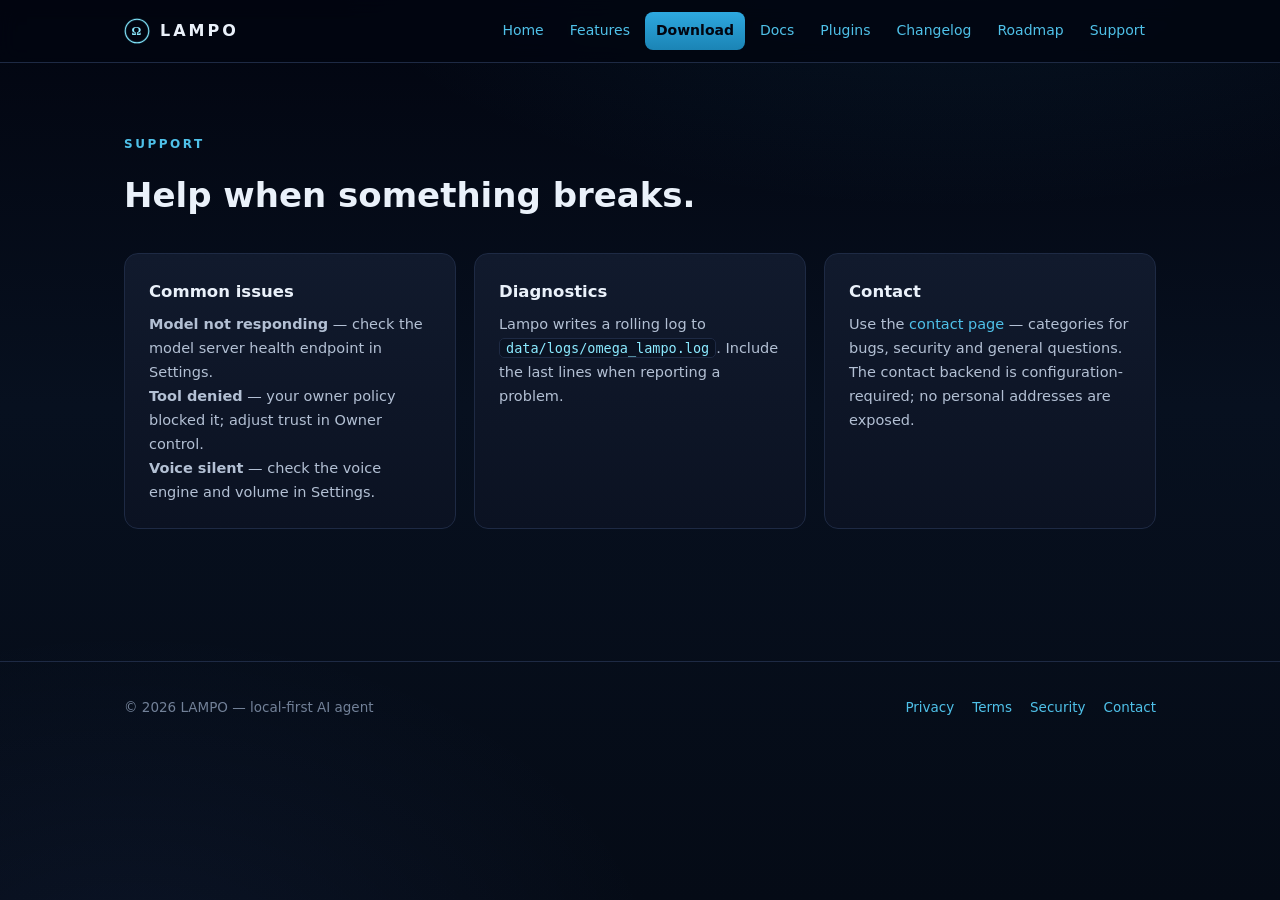
<file: support.html>
<!doctype html>
<html lang="en">
<head>
<meta charset="utf-8"/>
<meta name="viewport" content="width=device-width, initial-scale=1"/>
<title>Support — LAMPO</title>
<meta name="description" content="Support"/>
<link rel="icon" href="lampo-mark.svg" type="image/svg+xml"/>
<link rel="stylesheet" href="style.css"/>
</head>
<body>
<nav><div class="wrap">
  <a class="brand" href="index.html"><svg viewBox="0 0 64 64" fill="none" xmlns="http://www.w3.org/2000/svg">
<circle cx="32" cy="32" r="29" stroke="url(#g)" stroke-width="2.5"/>
<circle cx="32" cy="32" r="29" stroke="rgba(99,221,248,0.18)" stroke-width="6"/>
<text x="32" y="43" text-anchor="middle" font-family="Georgia,serif" font-size="30"
 font-weight="700" fill="url(#g)">Ω</text>
<defs><linearGradient id="g" x1="0" y1="0" x2="64" y2="64">
<stop stop-color="#8BEAFF"/><stop offset="1" stop-color="#2EA8DF"/></linearGradient></defs></svg> LAMPO</a>
  <div class="links"><a href="index.html" class='active'>Home</a><a href="features.html" class='active'>Features</a><a href="download.html" class='cta active'>Download</a><a href="docs.html" class='active'>Docs</a><a href="plugins.html" class='active'>Plugins</a><a href="changelog.html" class='active'>Changelog</a><a href="roadmap.html" class='active'>Roadmap</a><a href="support.html" class='active'>Support</a></div>
</div></nav>
<main>
<section><div class="wrap">
  <p class="kicker">SUPPORT</p>
  <h2>Help when something breaks.</h2>
  <div class="grid c3" style="margin-top:30px">
    <div class="card"><h3>Common issues</h3><p><b>Model not responding</b> —
    check the model server health endpoint in Settings.<br><b>Tool denied</b> —
    your owner policy blocked it; adjust trust in Owner control.<br>
    <b>Voice silent</b> — check the voice engine and volume in Settings.</p></div>
    <div class="card"><h3>Diagnostics</h3><p>Lampo writes a rolling log to
    <code>data/logs/omega_lampo.log</code>. Include the last lines when
    reporting a problem.</p></div>
    <div class="card"><h3>Contact</h3><p>Use the
    <a href="contact.html">contact page</a> — categories for bugs, security
    and general questions. The contact backend is configuration-required; no
    personal addresses are exposed.</p></div>
  </div>
</div></section>
</main>
<footer><div class="wrap">
  <span>© 2026 LAMPO — local-first AI agent</span>
  <div class="links">
    <a href="privacy.html">Privacy</a><a href="terms.html">Terms</a>
    <a href="security.html">Security</a><a href="contact.html">Contact</a>
  </div>
</div></footer>
</body>
</html>
</file>
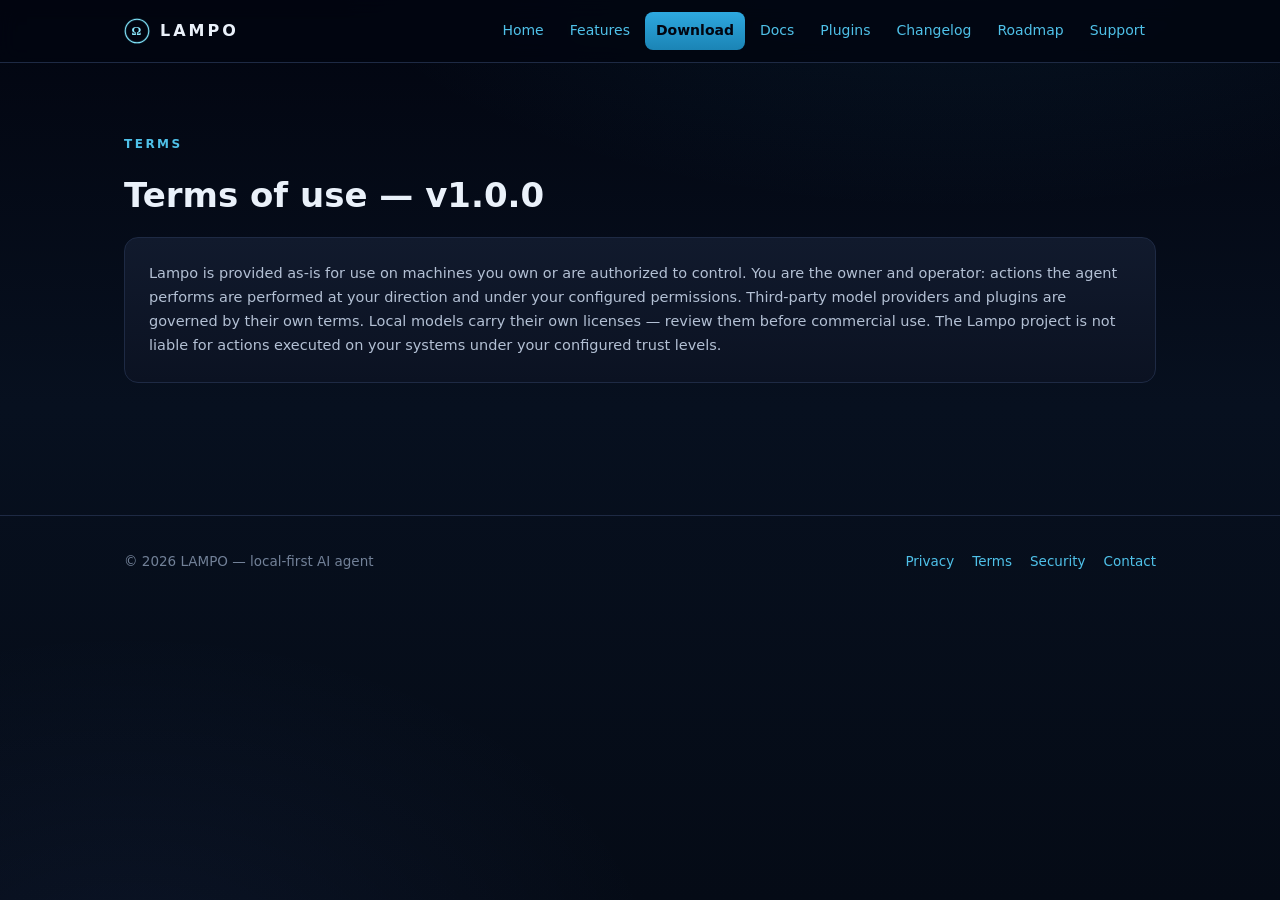
<file: terms.html>
<!doctype html>
<html lang="en">
<head>
<meta charset="utf-8"/>
<meta name="viewport" content="width=device-width, initial-scale=1"/>
<title>Terms — LAMPO</title>
<meta name="description" content="Terms"/>
<link rel="icon" href="lampo-mark.svg" type="image/svg+xml"/>
<link rel="stylesheet" href="style.css"/>
</head>
<body>
<nav><div class="wrap">
  <a class="brand" href="index.html"><svg viewBox="0 0 64 64" fill="none" xmlns="http://www.w3.org/2000/svg">
<circle cx="32" cy="32" r="29" stroke="url(#g)" stroke-width="2.5"/>
<circle cx="32" cy="32" r="29" stroke="rgba(99,221,248,0.18)" stroke-width="6"/>
<text x="32" y="43" text-anchor="middle" font-family="Georgia,serif" font-size="30"
 font-weight="700" fill="url(#g)">Ω</text>
<defs><linearGradient id="g" x1="0" y1="0" x2="64" y2="64">
<stop stop-color="#8BEAFF"/><stop offset="1" stop-color="#2EA8DF"/></linearGradient></defs></svg> LAMPO</a>
  <div class="links"><a href="index.html" class='active'>Home</a><a href="features.html" class='active'>Features</a><a href="download.html" class='cta active'>Download</a><a href="docs.html" class='active'>Docs</a><a href="plugins.html" class='active'>Plugins</a><a href="changelog.html" class='active'>Changelog</a><a href="roadmap.html" class='active'>Roadmap</a><a href="support.html" class='active'>Support</a></div>
</div></nav>
<main>
<section><div class="wrap">
  <p class="kicker">TERMS</p>
  <h2>Terms of use — v1.0.0</h2>
  <div class="card" style="margin-top:10px">
    <p>Lampo is provided as-is for use on machines you own or are authorized
    to control. You are the owner and operator: actions the agent performs
    are performed at your direction and under your configured permissions.
    Third-party model providers and plugins are governed by their own terms.
    Local models carry their own licenses — review them before commercial
    use. The Lampo project is not liable for actions executed on your
    systems under your configured trust levels.</p>
  </div>
</div></section>
</main>
<footer><div class="wrap">
  <span>© 2026 LAMPO — local-first AI agent</span>
  <div class="links">
    <a href="privacy.html">Privacy</a><a href="terms.html">Terms</a>
    <a href="security.html">Security</a><a href="contact.html">Contact</a>
  </div>
</div></footer>
</body>
</html>
</file>
<file: style.css>
/* LAMPO — deep-space product site. Shared design system with the desktop app. */
:root{
  --bg:#020510; --bg2:#07101F; --surface:#0B1222; --elev:#111A2D; --elev2:#16233A;
  --line:#1E2A44; --line2:#2A3A5E;
  --cyan:#2EA8DF; --cyan2:#4FC1E9; --cyan3:#63DDF8; --cyan4:#8BEAFF;
  --text:#EAF1FA; --text2:#B3C0D4; --muted:#728198;
  --ok:#35D6A4; --warn:#F2B84B; --err:#F16D78;
  --radius:14px; --maxw:1080px;
}
*{box-sizing:border-box;margin:0;padding:0}
html{scroll-behavior:smooth}
body{
  background:var(--bg); color:var(--text);
  font-family:'Inter','Segoe UI',system-ui,sans-serif;
  font-size:16px; line-height:1.65;
  min-height:100vh;
  background-image:
    radial-gradient(1100px 500px at 75% -10%, rgba(46,168,223,0.10), transparent 60%),
    radial-gradient(900px 600px at 10% 110%, rgba(91,140,255,0.07), transparent 60%),
    linear-gradient(180deg,#020510 0%,#07101F 45%,#050B16 100%);
  background-attachment:fixed;
}
a{color:var(--cyan2);text-decoration:none;transition:color .18s}
a:hover{color:var(--cyan4)}
.wrap{max-width:var(--maxw);margin:0 auto;padding:0 24px}
/* nav */
nav{position:sticky;top:0;z-index:50;backdrop-filter:blur(10px);
  background:rgba(2,5,16,0.82);border-bottom:1px solid var(--line)}
nav .wrap{display:flex;align-items:center;gap:22px;height:62px}
.brand{display:flex;align-items:center;gap:10px;font-weight:700;letter-spacing:3px;color:var(--text)}
.brand svg{width:26px;height:26px}
nav .links{display:flex;gap:4px;margin-left:auto;flex-wrap:wrap}
nav .links a{color:var(--text2);font-size:14px;padding:7px 11px;border-radius:8px}
nav .links a:hover{background:var(--elev);color:var(--text)}
nav .links a.active{color:var(--cyan2)}
nav .links a.cta{color:var(--base,#020510);background:linear-gradient(180deg,#2EA8DF,#1B84B5);font-weight:600}
nav .links a.cta:hover{filter:brightness(1.15);color:#020510}
/* hero */
.hero{padding:110px 0 90px;text-align:center;position:relative}
.hero .mark{width:120px;height:120px;margin:0 auto 30px;position:relative}
.hero h1{font-size:clamp(38px,7vw,64px);font-weight:800;letter-spacing:10px;margin-bottom:14px;
  background:linear-gradient(180deg,#EAF1FA 30%,#8FC9E8);-webkit-background-clip:text;background-clip:text;color:transparent}
.hero p.tag{font-size:clamp(17px,2.6vw,22px);color:var(--text2);max-width:640px;margin:0 auto 34px}
.hero .sub{color:var(--muted);max-width:560px;margin:0 auto 38px;font-size:15px}
.btn-row{display:flex;gap:14px;justify-content:center;flex-wrap:wrap}
.btn{display:inline-block;padding:13px 30px;border-radius:999px;font-weight:600;font-size:15px;
  transition:transform .18s ease, box-shadow .18s ease, filter .18s}
.btn.primary{background:linear-gradient(180deg,#2EA8DF,#1477A8);color:#020510;box-shadow:0 0 24px rgba(46,168,223,0.35)}
.btn.primary:hover{transform:translateY(-2px);box-shadow:0 6px 32px rgba(46,168,223,0.5)}
.btn.ghost{border:1px solid var(--line2);color:var(--text2)}
.btn.ghost:hover{border-color:var(--cyan);color:var(--text)}
/* sections */
section{padding:72px 0}
.kicker{color:var(--cyan2);font-size:12px;font-weight:700;letter-spacing:2.5px;margin-bottom:12px}
h2{font-size:clamp(24px,4vw,34px);font-weight:750;margin-bottom:14px}
.lead{color:var(--text2);max-width:680px;margin-bottom:34px}
.grid{display:grid;gap:18px}
.grid.c3{grid-template-columns:repeat(auto-fit,minmax(260px,1fr))}
.card{background:linear-gradient(180deg,var(--elev),var(--surface));border:1px solid var(--line);
  border-radius:var(--radius);padding:24px;transition:border-color .2s, transform .2s}
.card:hover{border-color:var(--line2);transform:translateY(-2px)}
.card h3{font-size:16.5px;margin-bottom:8px;color:var(--text)}
.card p{color:var(--text2);font-size:14.5px}
.card .tag{display:inline-block;font-size:10.5px;font-weight:700;letter-spacing:1.4px;
  color:var(--cyan2);margin-bottom:10px}
.card .tag.warn{color:var(--warn)} .card .tag.mute{color:var(--muted)}
/* misc */
.badge{display:inline-block;padding:4px 12px;border-radius:999px;font-size:12px;font-weight:600;
  border:1px solid var(--line2);color:var(--text2);margin-bottom:18px}
.badge.ok{border-color:rgba(53,214,164,0.5);color:var(--ok)}
.badge.warn{border-color:rgba(242,184,75,0.5);color:var(--warn)}
table{width:100%;border-collapse:collapse;font-size:14.5px}
th,td{text-align:left;padding:11px 14px;border-bottom:1px solid var(--line)}
th{color:var(--muted);font-size:12px;letter-spacing:1.4px;text-transform:uppercase}
footer{border-top:1px solid var(--line);padding:34px 0;margin-top:60px}
footer .wrap{display:flex;gap:24px;flex-wrap:wrap;align-items:center;color:var(--muted);font-size:13.5px}
footer .links{margin-left:auto;display:flex;gap:18px;flex-wrap:wrap}
code{background:rgba(11,18,34,0.9);border:1px solid var(--line);color:var(--cyan4);
  padding:1px 6px;border-radius:5px;font-size:13.5px}
@media(max-width:820px){
  nav .links{display:none}
  .hero{padding:70px 0 56px}
  section{padding:52px 0}
}
</file>
